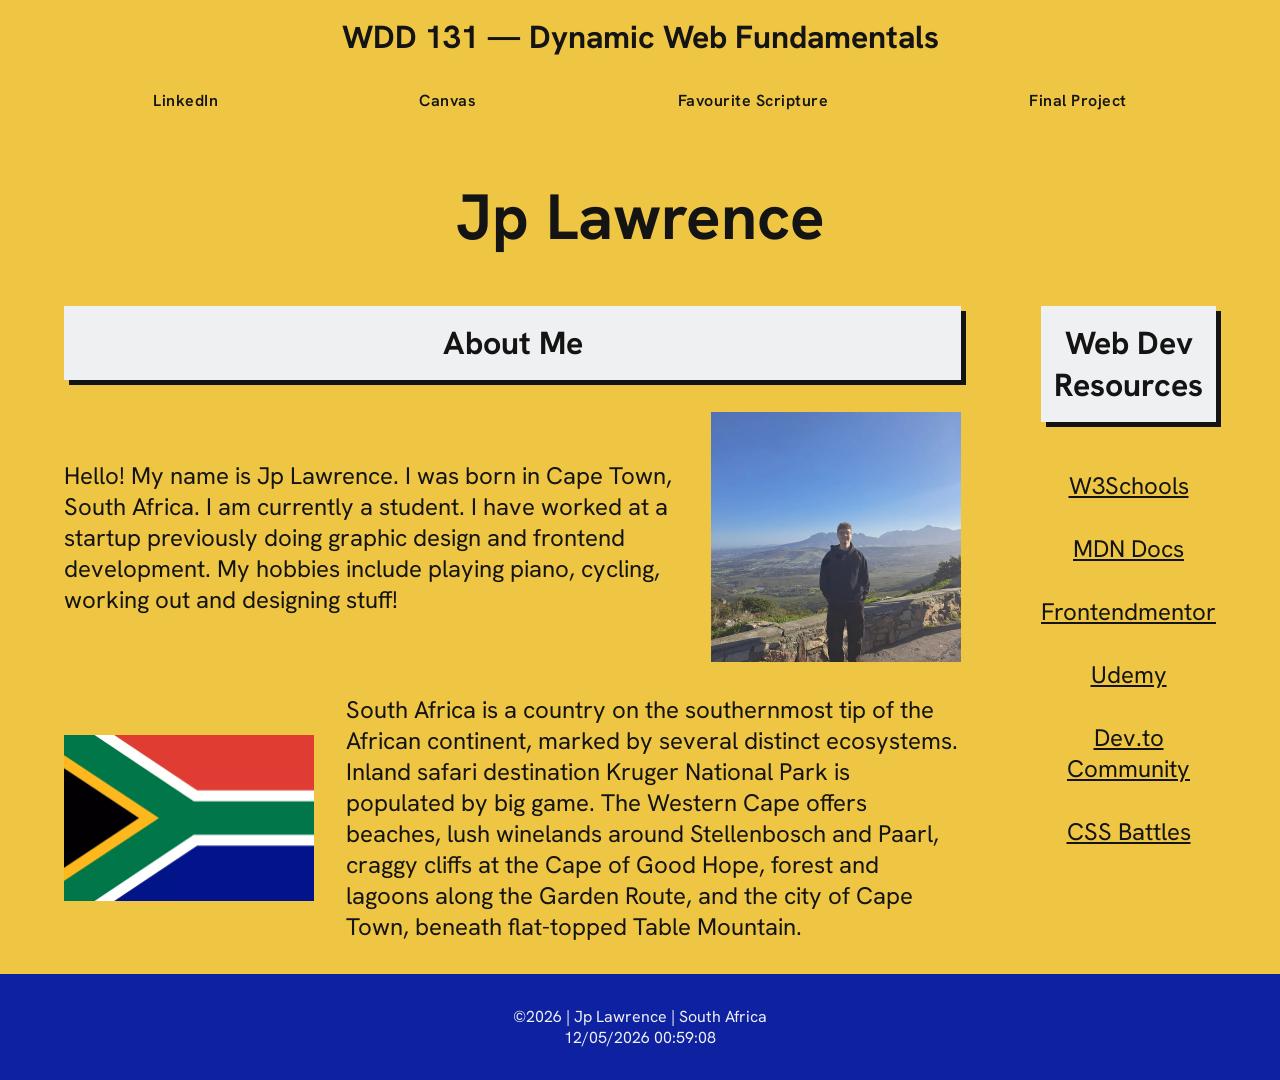
<file: index.html>
<!DOCTYPE html>
<html lang="en">
<head>
    <meta charset="UTF-8">
    <meta name="viewport" content="width=device-width, initial-scale=1.0">
    <meta name="description" content="Home page for WDD 131 - Dynamic Web Fundamentals created by Jp Lawrence. Explore web development resources and information about South Africa.">
    <meta name="author" content="Jp Lawrence">
    <link rel="stylesheet" href="styles/base.css">
    <script src="./scripts/getdates.js" defer></script>
    <link rel="preconnect" href="https://fonts.googleapis.com">
    <link rel="preconnect" href="https://fonts.gstatic.com" crossorigin>
    <link href="https://fonts.googleapis.com/css2?family=Hanken+Grotesk:ital,wght@0,100..900;1,100..900&display=swap" rel="stylesheet">
    <title>WDD 131 - Dynamic Web Fundamentals - Jp Lawrence</title>
</head>
<body>
    <header>
        <span id="course-title">WDD 131 — Dynamic Web Fundamentals</span>
        <nav>
            <ul>
                <li><a href="https://www.linkedin.com/in/jeanpierrelawrence" target="_blank">LinkedIn</a></li>
                <li><a href="https://byupw.instructure.com/" target="_blank">Canvas</a></li>
                <li><a href="https://www.churchofjesuschrist.org/study/scriptures/dc-testament/dc/109?lang=eng&id=p22#p22" target="_blank">Favourite Scripture</a></li>
                <li><a href="/project/">Final Project</a></li>
            </ul>
        </nav>
    </header>
    <main>
        <h1>Jp Lawrence</h1>
        <div class="card-container">

            <section class="card">
                <h2>About Me</h2>
                <div class="about-me">
                    <p>Hello! My name is Jp Lawrence. I was born in Cape Town, South Africa. I am currently a student.
                        I have worked at a startup previously doing graphic design and frontend development.
                        My hobbies include playing piano, cycling, working out and designing stuff!</p>
                    <img src="./images/profile.webp" alt="Jp Lawrence standing on a mountain lookout point.">
                </div>
                
                <div class="country-info">
                    <img src="./images/south-africa-flag.webp" alt="South African flag">
                    <p>South Africa is a country on the southernmost tip of the African continent, marked by several distinct ecosystems. Inland safari destination Kruger National Park is populated by big game. The Western Cape offers beaches, lush winelands around Stellenbosch and Paarl, craggy cliffs at the Cape of Good Hope, forest and lagoons along the Garden Route, and the city of Cape Town, beneath flat-topped Table Mountain.</p>
                </div>
            </section>

            <section class="card">
                <h2>Web Dev Resources</h2>
                <ul>
                    <li><a href="https://www.w3schools.com/" target="_blank">W3Schools</a></li>
                    <li><a href="https://developer.mozilla.org/en-US/" target="_blank">MDN Docs</a></li>
                    <li><a href="https://www.frontendmentor.io/" target="_blank">Frontendmentor</a></li>
                    <li><a href="https://www.udemy.com/" target="_blank">Udemy</a></li>
                    <li><a href="https://dev.to/" target="_blank">Dev.to Community</a></li>
                    <li><a href="https://cssbattle.dev/" target="_blank">CSS Battles</a></li>
                </ul>
            </section>
        </div>
    </main>
    <footer>
        <p>&copy;<span id="currentyear"></span> | Jp Lawrence | South Africa</p>
        <p id="lastModified"></p>
    </footer>
</body>
</html>
</file>
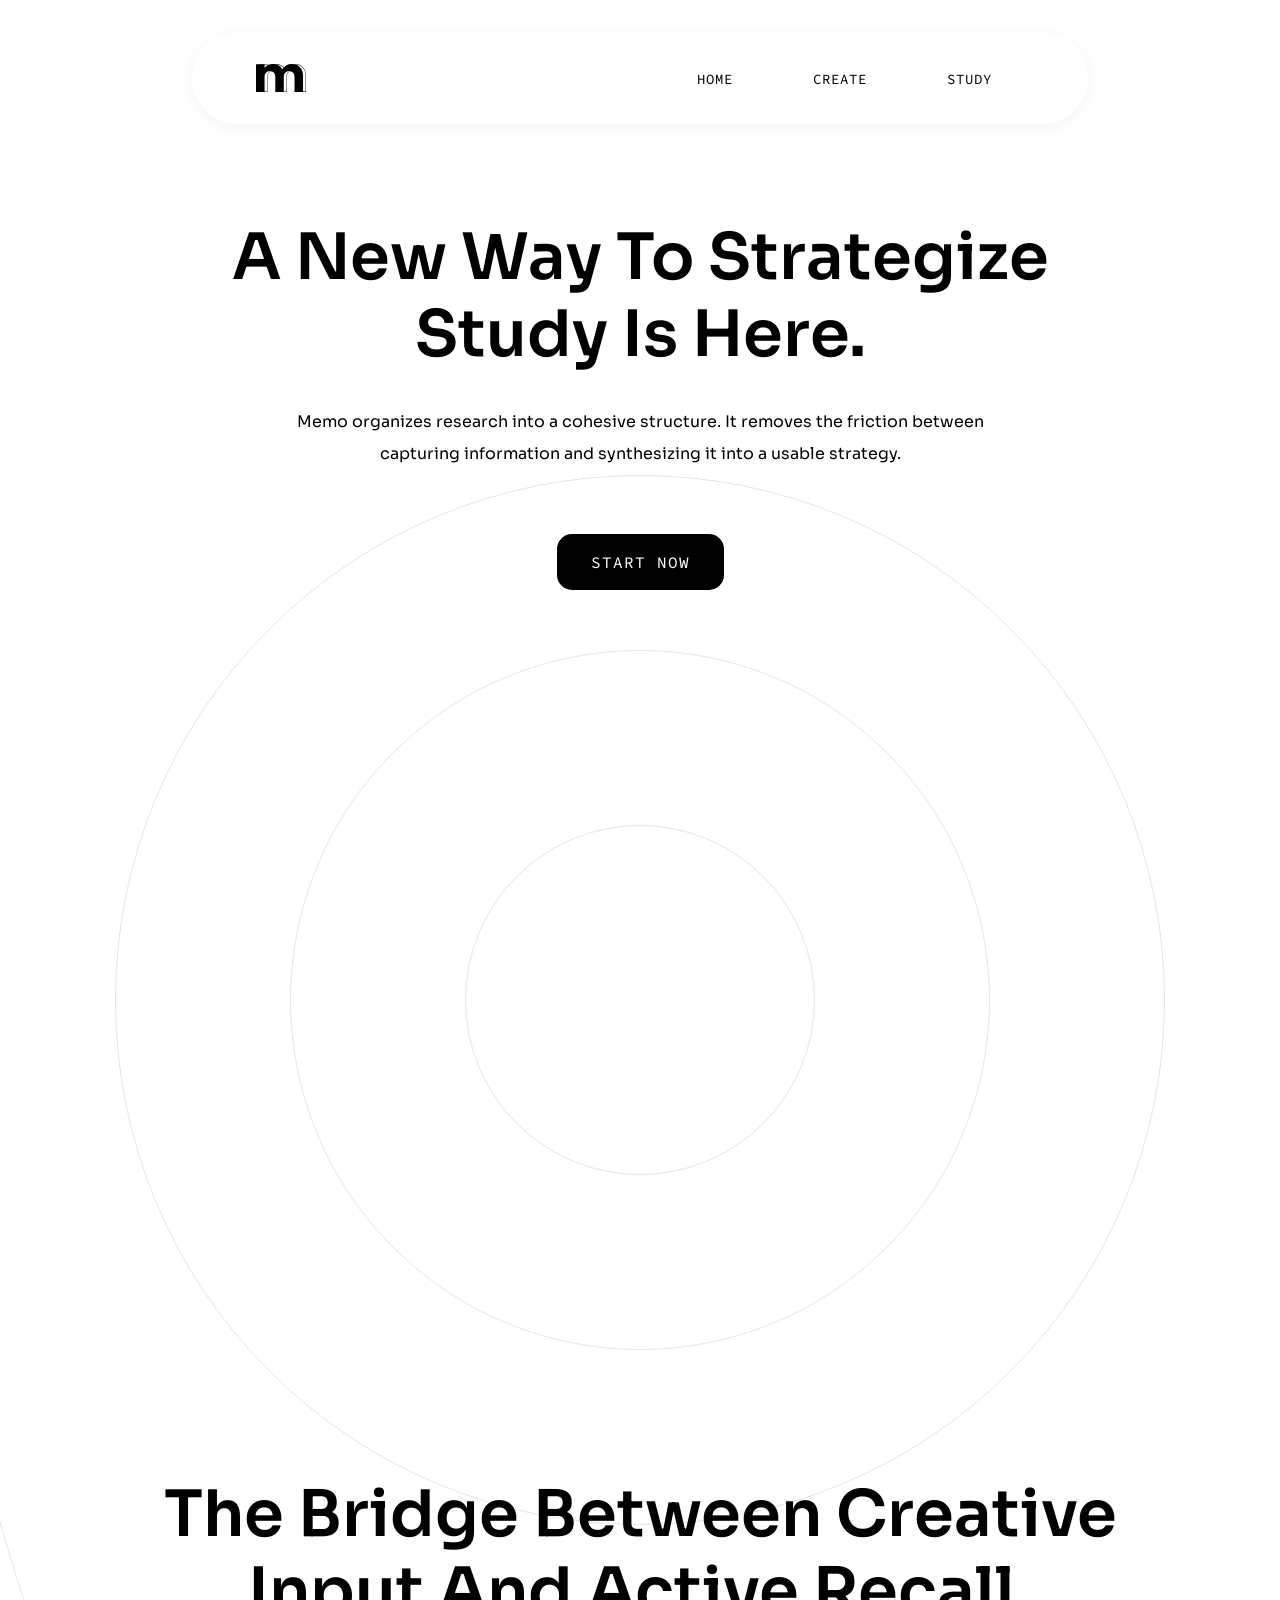
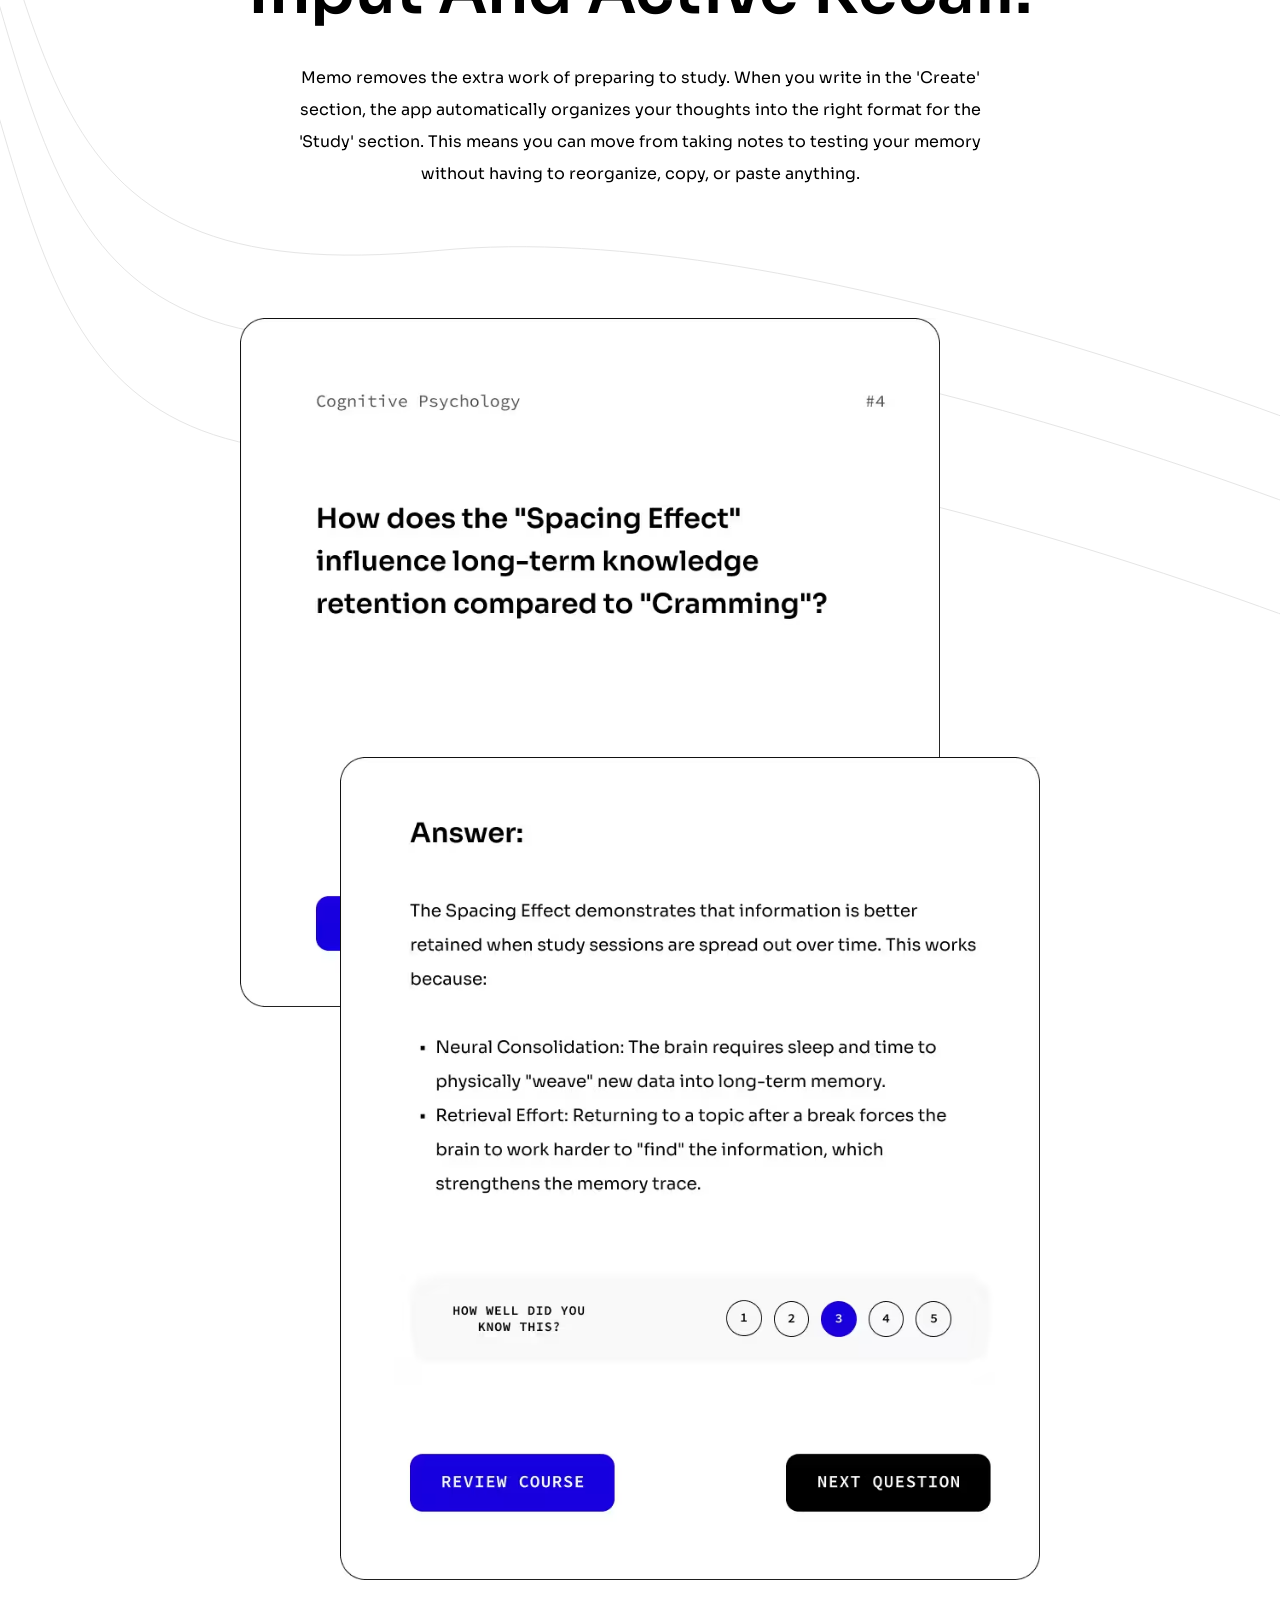
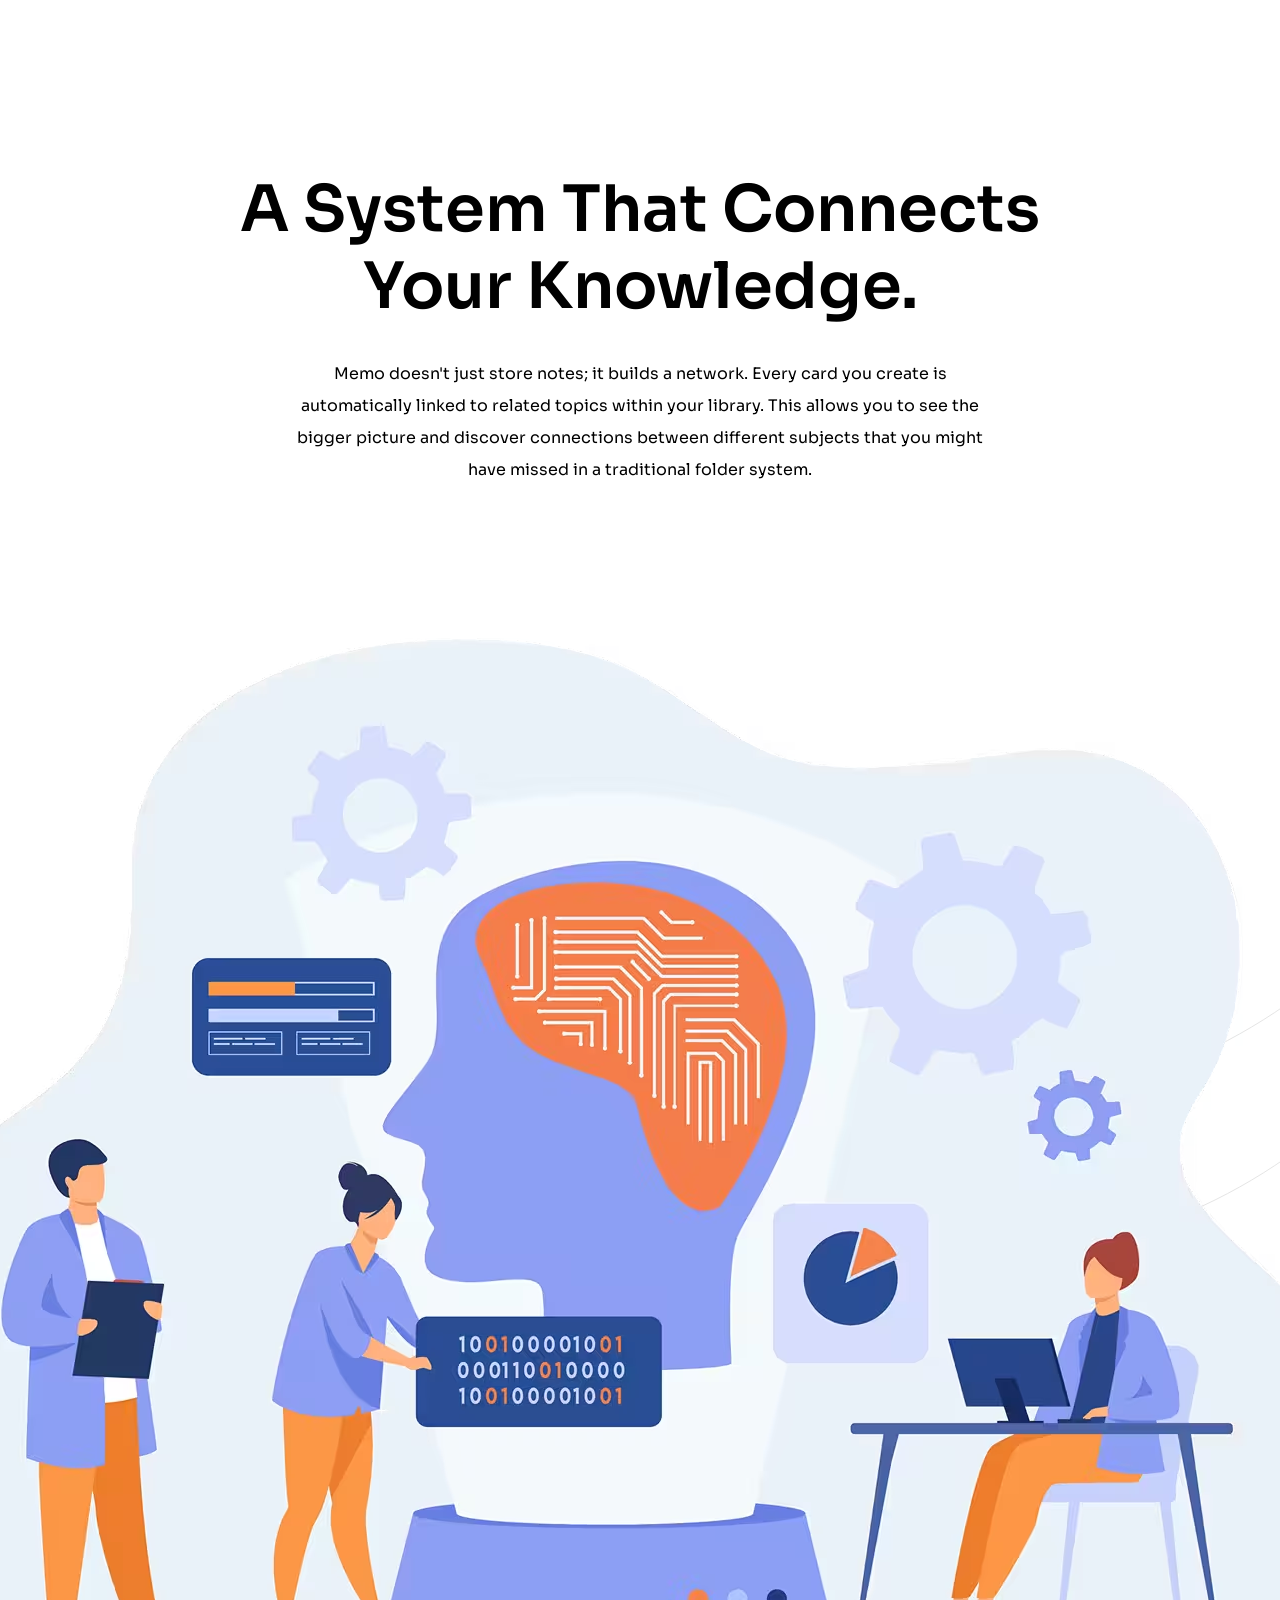
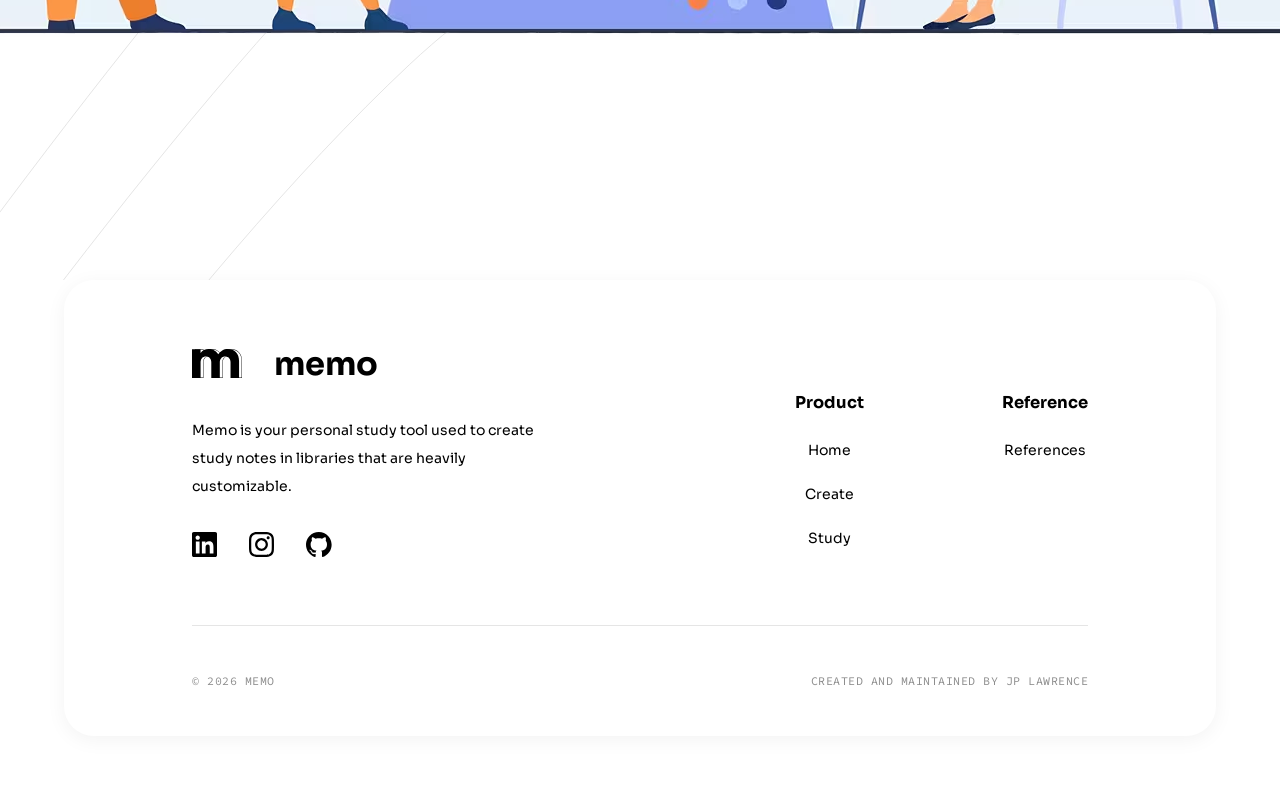
<file: project/index.html>
<!DOCTYPE html>
<html lang="en">
<head>
    <meta charset="UTF-8">
    <meta name="viewport" content="width=device-width, initial-scale=1.0">
    <meta name="author" content="Jp Lawrence">
    <meta name="description" content="Memo is your personal study tool used to create study notes in libraries that are heavily customizable.">
    <link rel="shortcut icon" href="images/favicon.png" type="image/x-icon">

    <link rel="stylesheet" href="styles/bass.css">
    <script src="scripts/main.js" defer></script>

    <link rel="preconnect" href="https://fonts.googleapis.com">
    <link rel="preconnect" href="https://fonts.gstatic.com" crossorigin>
    <link href="https://fonts.googleapis.com/css2?family=Sora:wght@100..800&family=Source+Code+Pro:ital,wght@0,200..900;1,200..900&display=swap" rel="stylesheet">

    <title>Memo — Your Personal Study Tool</title>
</head>
<body>
    <header>
        <nav>
            <a href="index.html" id="logo"><img src="images/logo.svg" alt="Memo"></a>
            <button id="menu-toggle" aria-expanded="false" aria-controls="nav-list" aria-label="Open Menu">
                <img src="images/menu.svg" alt="Menu">
            </button>
            <ul id="menu-list">
                <li><a href="index.html">Home</a></li>
                <li><a href="create.html">Create</a></li>
                <li><a href="study.html">Study</a></li>
            </ul>
        </nav>
    </header>
    <main>
        <section id="hero">
            <div class="hero-text flex-center flex-column flex-gap">
                <h1>A new way to strategize study is here.</h1>
                <p>Memo organizes research into a cohesive structure. It removes the friction between capturing information and synthesizing it into a usable strategy.</p>
                <a href="create.html" class="button">Start Now</a>
            </div>
            <div class="hero-visual-anchor">
                <picture>
                    <source srcset="images/hero-desktop.avif" media="(min-width: 1000px)">
                    <img src="images/hero-mobile.avif" alt="Memo Concept Illustration" class="hero-img" loading="lazy">
                </picture>
                
                <div class="circle large"></div>
                <div class="circle medium"></div>
                <div class="circle small"></div>
            </div>
        </section>
        <section id="how">
            <div class="how-text flex-gap flex-center flex-column">
                <h2>The Bridge Between Creative Input and Active Recall.</h2>
                <p>Memo removes the extra work of preparing to study. When you write in the 'Create' section, the app automatically organizes your thoughts into the right format for the 'Study' section. This means you can move from taking notes to testing your memory without having to reorganize, copy, or paste anything.</p>
            </div>
            <div class="how-visual">
                <div class="card-stack">
                    <img src="images/question-card.avif" alt="Question card example" loading="lazy">
                    <img src="images/answer-card.avif" alt="Answer card example" loading="lazy">
                </div>
            </div>
            <img src="images/bg-curves-1.svg" alt="Background Decoration Curves" class="curves absolute-center" loading="lazy">
        </section>
        <section id="system">
            <div class="system-text flex-gap flex-center flex-column">
                <h2>A System That Connects Your Knowledge.</h2>
                <p>Memo doesn't just store notes; it builds a network. Every card you create is automatically linked to related topics within your library. This allows you to see the bigger picture and discover connections between different subjects that you might have missed in a traditional folder system.</p>
            </div>
            <div class="system-visual flex-center">
                <picture>
                    <source srcset="images/systems-desktop.avif" media="(min-width: 1000px)">
                    <img src="images/systems-mobile.avif" alt="Memo Concept Illustration" class="hero-img" loading="lazy">
                </picture>
            </div>
            <img src="images/bg-curves-2.svg" alt="Background Decoration Curves" class="curves absolute-center" loading="lazy">
        </section>
    </main>
    <footer>
        <div id="footer-content">
            <div class="important-info">
                <div class="logo flex-gap flex-center">
                    <img src="images/logo.svg" alt="Memo" loading="lazy">
                    <strong>memo</strong>
                </div>
                <p>Memo is your personal study tool used to create study notes in libraries that are heavily customizable.</p>
                <nav id="socials">
                    <ul class="flex-center flex-gap">
                        <li><a href="www.linkedin.com/in/jeanpierrelawrence"><img src="images/linkedin.svg" alt="LinkedIn"></a></li>
                        <li><a href="https://www.instagram.com/jp.lwrxe/"><img src="images/instagram.svg" alt="Instagram"></a></li>
                        <li><a href="https://github.com/jeanpierrelawrence"><img src="images/github.svg" alt="Github"></a></li>
                    </ul>
                </nav>
            </div>
            <nav id="links">
                <div class="product">
                    <h3>Product</h3>
                    <ul>
                        <li><a href="index.html">Home</a></li>
                        <li><a href="create.html">Create</a></li>
                        <li><a href="study.html">Study</a></li>
                    </ul>
                </div>
                <div class="references">
                    <h3>Reference</h3>
                    <ul>
                        <li><a href="siteplan.html">References</a></li>
                    </ul>
                </div>
            </nav>
            <hr>
            <div class="copyright-info flex-center">
                <small>&copy; 2026 Memo</small>
                <small>Created and maintained by Jp Lawrence</small>
            </div>
        </div>
    </footer>
</body>
</html>
</file>
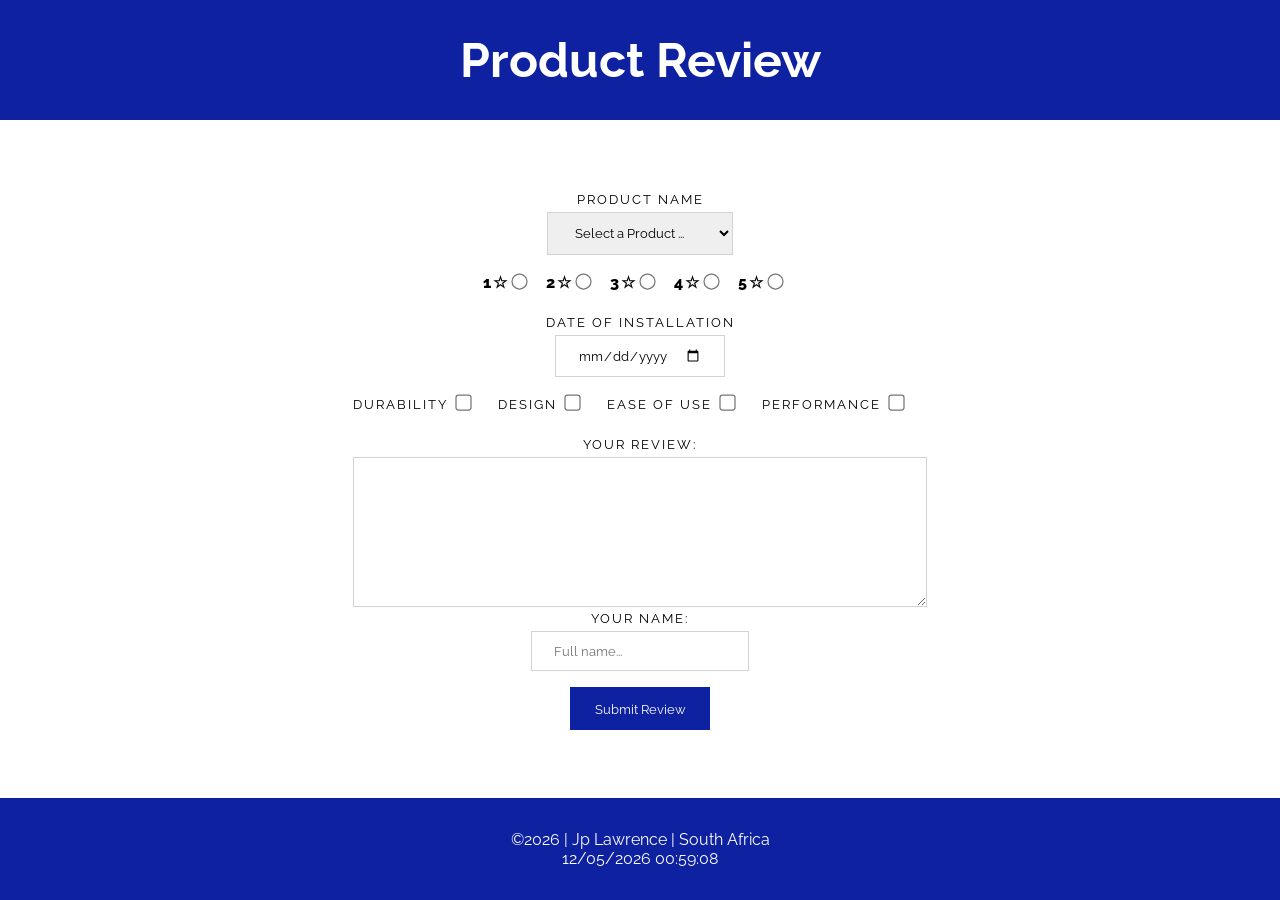
<file: form.html>
<!DOCTYPE html>
<html lang="en">
<head>
    <meta charset="UTF-8">
    <meta name="viewport" content="width=device-width, initial-scale=1.0">
    <meta name="author" content="Jp Lawrence">
    <meta name="description" content="Share your experience with our latest products. Submit a quick rating and detailed review to help others make informed decisions.">

    <link rel="stylesheet" href="styles/form.css">
    <script src="scripts/form.js" defer></script>

    <link rel="preconnect" href="https://fonts.googleapis.com">
    <link rel="preconnect" href="https://fonts.gstatic.com" crossorigin>
    <link href="https://fonts.googleapis.com/css2?family=Raleway:ital,wght@0,100..900;1,100..900&display=swap" rel="stylesheet">

    <title>Form — Product Review</title>
</head>
<body>
    <header>
        <h1>Product Review</h1>
    </header>
    <main>
        <form action="review.html" method="get">
            <label for="product-name">Product Name</label>
            <select name="product-name" id="product-name" required>
                <option value="" selected disabled>Select a Product ...</option>
            </select>

            <div class="rating">
                <label for="one-star">1&star;</label>
                <input type="radio" name="rating" id="one-star" value="1" required>
                <label for="two-stars">2&star;</label>
                <input type="radio" name="rating" id="two-stars" value="2" required>
                <label for="three-stars">3&star;</label>
                <input type="radio" name="rating" id="three-stars" value="3" required>
                <label for="four-stars">4&star;</label>
                <input type="radio" name="rating" id="four-stars" value="4" required>
                <label for="five-stars">5&star;</label>
                <input type="radio" name="rating" id="five-stars" value="5" required>
            </div>

            <label for="date">Date of Installation</label>
            <input type="date" name="date" id="date" required>

            <div class="features">
                <label for="durability">Durability</label>
                <input type="checkbox" name="durability" id="durability" value="durability">
                <label for="design">Design</label>
                <input type="checkbox" name="design" id="design" value="design">
                <label for="ease">Ease of Use</label>
                <input type="checkbox" name="ease-of-use" id="ease" value="ease-of-use">
                <label for="performance">Performance</label>
                <input type="checkbox" name="performance" id="performance" value="performance">
            </div>

            <label for="review">Your review:</label>
            <textarea name="user-review" id="review"></textarea>

            <label for="username">Your name:</label>
            <input type="text" id="username" name="username" placeholder="Full name...">

            <input type="submit" value="Submit Review">
        </form>
    </main>
    <footer>
        <p>&copy;<span id="currentyear"></span> | Jp Lawrence | South Africa</p>
        <p id="lastModified"></p>
    </footer>
</body>
</html>
</file>
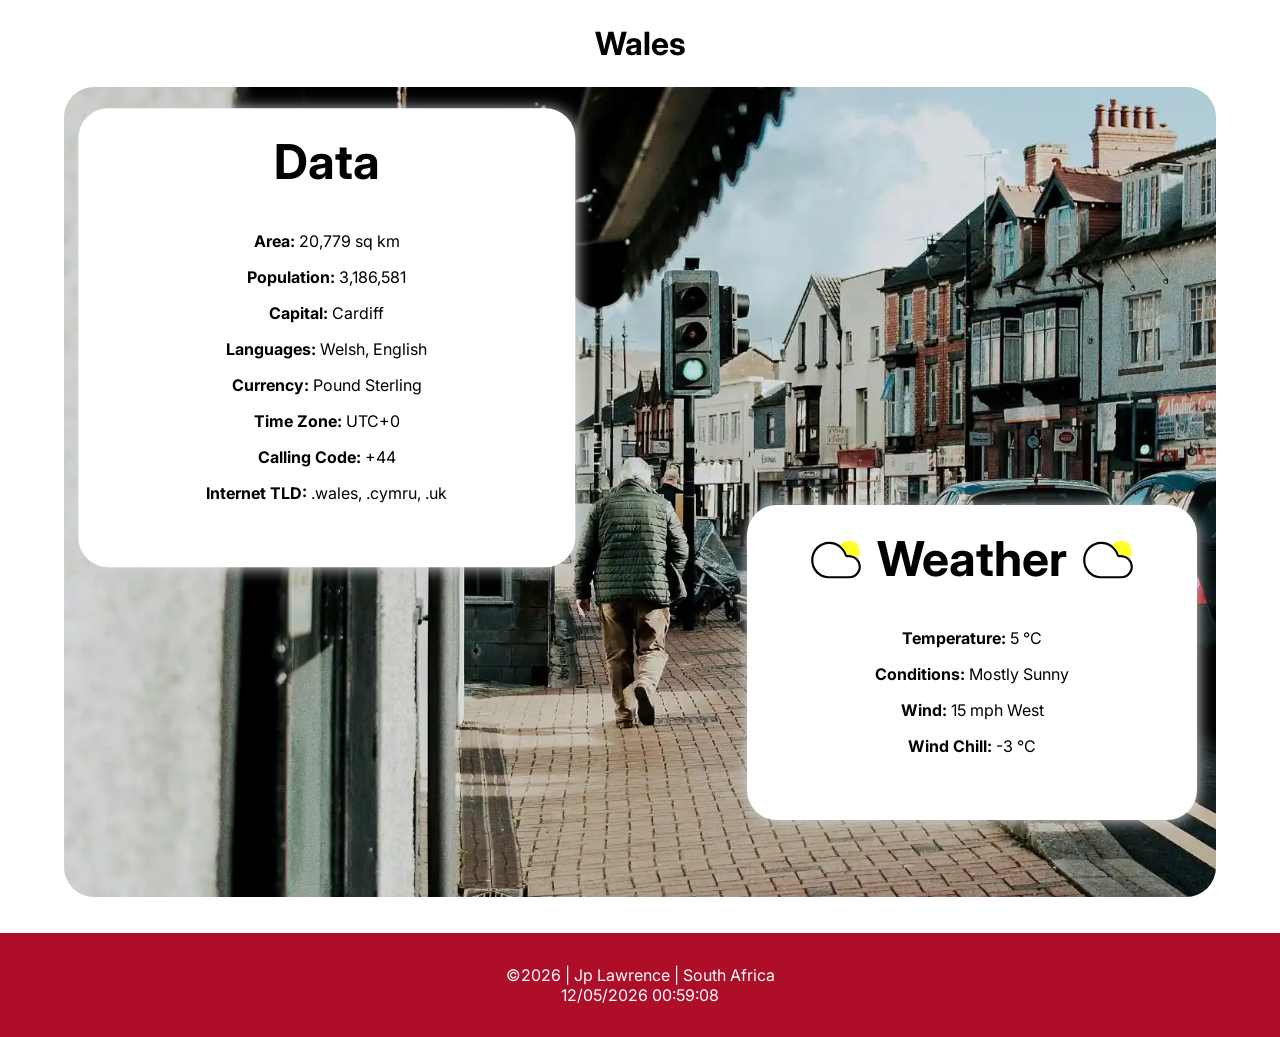
<file: place.html>
<!DOCTYPE html>
<html lang="en">
<head>
    <meta charset="UTF-8">
    <meta name="viewport" content="width=device-width, initial-scale=1.0">
    <meta name="description" content="Explore essential data on Wales, from its 20,779 sq km landscape to current weather. Today's temperature is 6°C with mostly sunny skies. Learn more here.">
    <meta name="author" content="Jp Lawrence">

    <link rel="stylesheet" href="styles/place.css">
    <script src="scripts/place.js" defer></script>

    <link rel="preconnect" href="https://fonts.googleapis.com">
    <link rel="preconnect" href="https://fonts.gstatic.com" crossorigin>
    <link href="https://fonts.googleapis.com/css2?family=Inter:ital,opsz,wght@0,14..32,100..900;1,14..32,100..900&display=swap" rel="stylesheet">
    <title>Wales | Regional Data and Weather Dashboard</title>
</head>
<body>
    <header>
        <h1>Wales</h1>
    </header>
    <main>
        <picture>
            <source srcset="images/wales-lg.webp" media="(min-width: 1000px)">
            <source srcset="images/wales-md.webp" media="(min-width: 550px)">
            <img src="images/wales-sm.webp" alt="Orem Utah Temple">
        </picture>
        <section class="data">
            <h2>Data</h2>
            <ul>
                <li><strong>Area:</strong> 20,779 sq km</li>
                <li><strong>Population:</strong> 3,186,581</li>
                <li><strong>Capital:</strong> Cardiff</li>
                <li><strong>Languages:</strong> Welsh, English</li>
                <li><strong>Currency:</strong> Pound Sterling</li>
                <li><strong>Time Zone:</strong> UTC+0</li>
                <li><strong>Calling Code:</strong> +44</li>
                <li><strong>Internet TLD:</strong> .wales, .cymru, .uk</li>
            </ul>
        </section>
        <section class="weather">
            <h2>Weather</h2>
            <ul>
                <li><strong>Temperature:</strong> 5 °C</li>
                <li><strong>Conditions:</strong> Mostly Sunny</li>
                <li><strong>Wind:</strong> 15 mph West</li>
                <li><strong>Wind Chill:</strong></li>
            </ul>
        </section>
    </main>

    <footer>
        <p>&copy;<span id="currentyear"></span> | Jp Lawrence | South Africa</p>
        <p id="lastModified"></p>
    </footer>
</body>
</html>
</file>
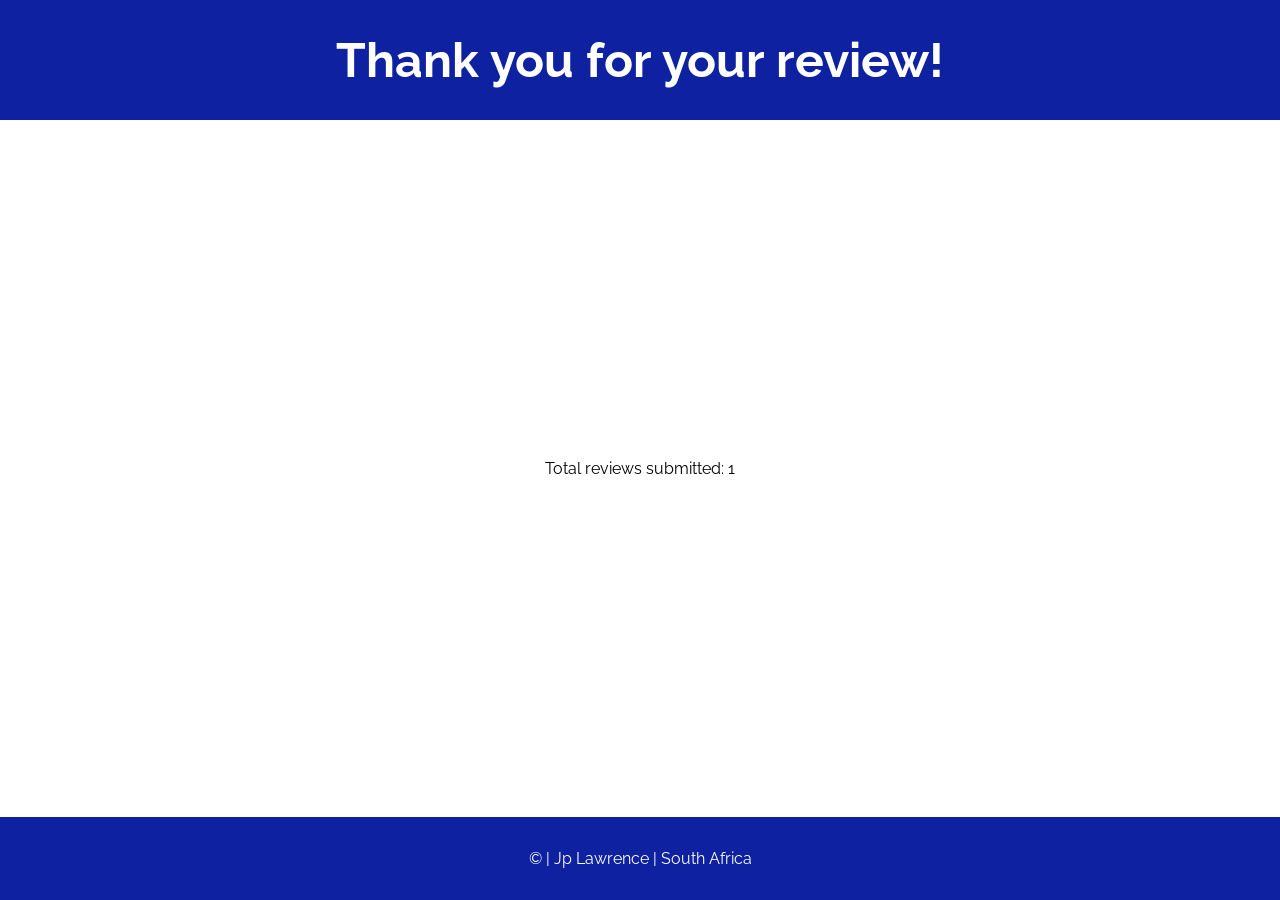
<file: review.html>
<!DOCTYPE html>
<html lang="en">
<head>
    <meta charset="UTF-8">
    <meta name="viewport" content="width=device-width, initial-scale=1.0">
    <meta name="author" content="Jp Lawrence">
    <meta name="description" content="Share your experience with our latest products. Submit a quick rating and detailed review to help others make informed decisions.">

    <link rel="stylesheet" href="styles/form.css">

    <link rel="preconnect" href="https://fonts.googleapis.com">
    <link rel="preconnect" href="https://fonts.gstatic.com" crossorigin>
    <link href="https://fonts.googleapis.com/css2?family=Raleway:ital,wght@0,100..900;1,100..900&display=swap" rel="stylesheet">

    <title>Thank you!</title>
</head>
<body>
    <header>
        <h1>Thank you for your review!</h1>
    </header>
    <main>
        <p>Total reviews submitted: <span id="review-count">0</span></p>
    </main>
    <footer>
        <p>&copy;<span id="currentyear"></span> | Jp Lawrence | South Africa</p>
        <p id="lastModified"></p>
    </footer>
    <script>
        let count = Number(window.localStorage.getItem("review-total")) || 0;
        count++;

        localStorage.setItem("review-total", count);
        document.getElementById("review-count").textContent = count;
    </script>
</body>
</html>
</file>
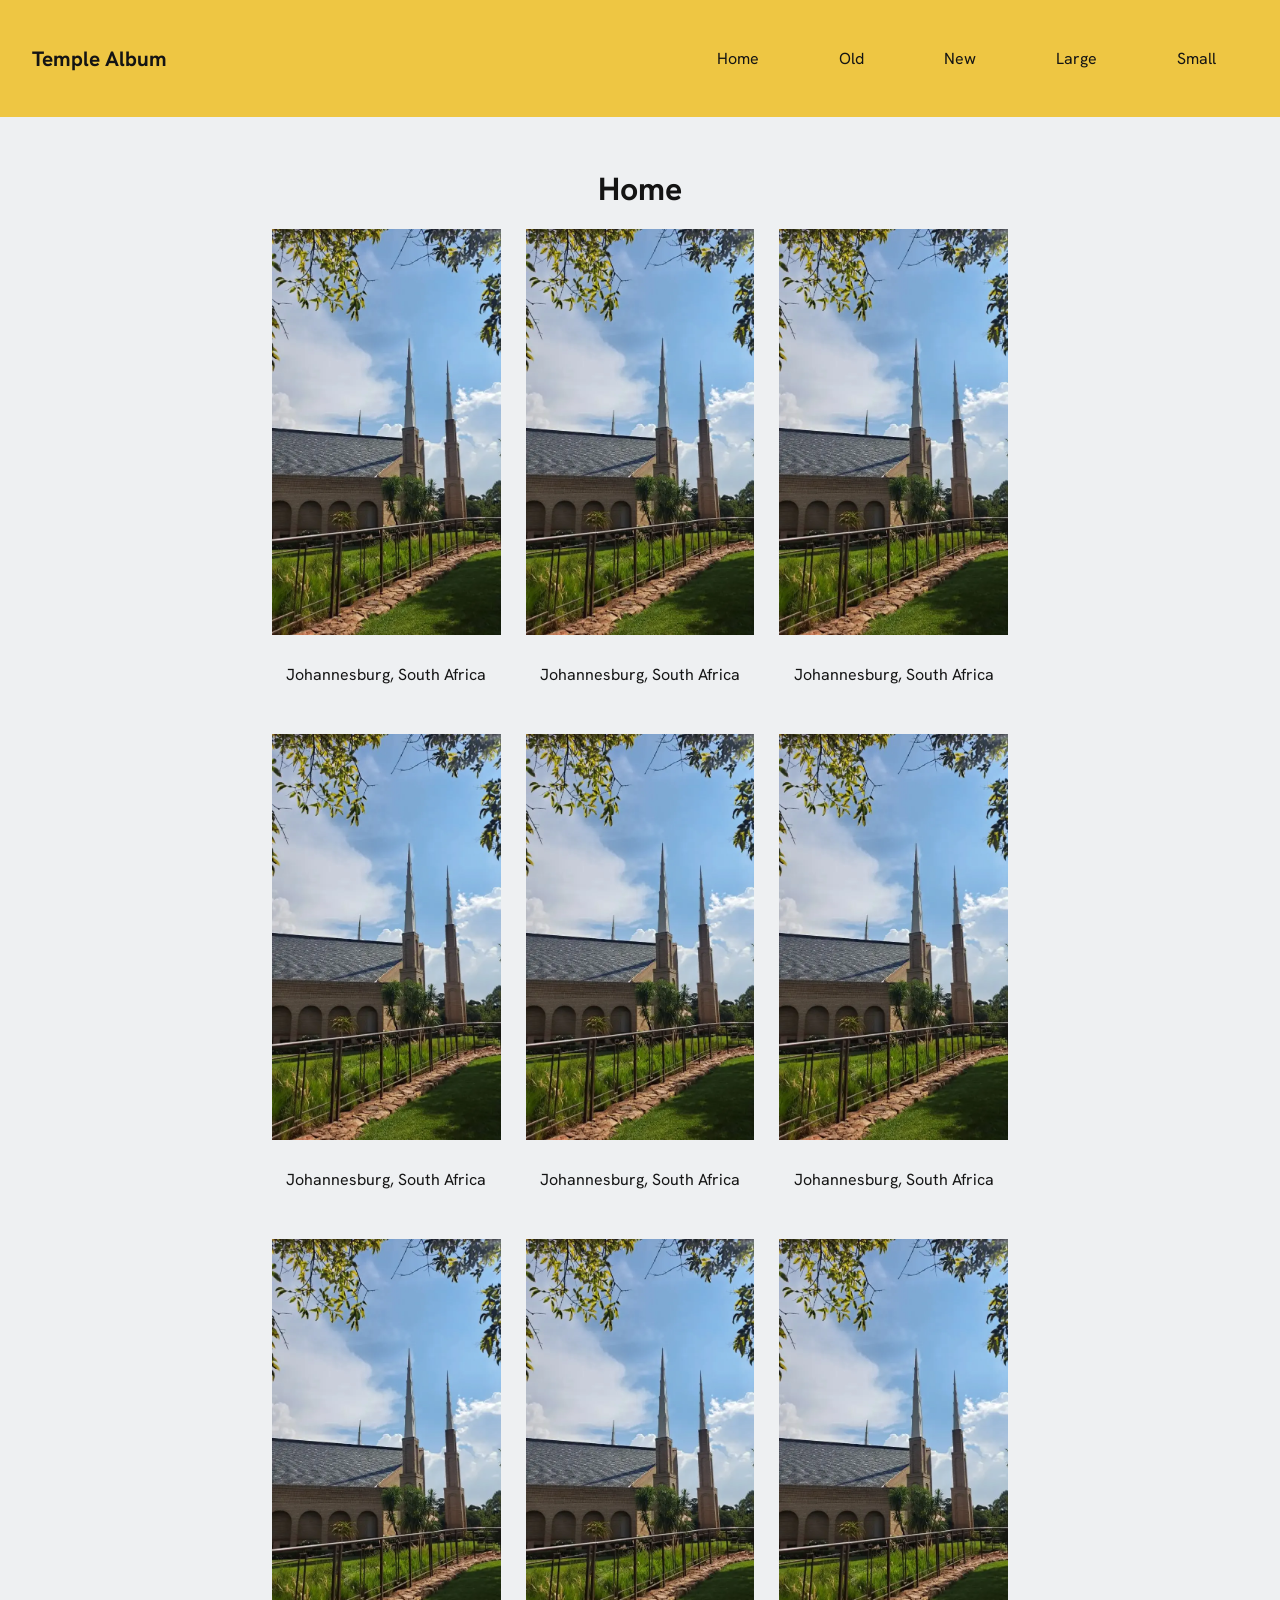
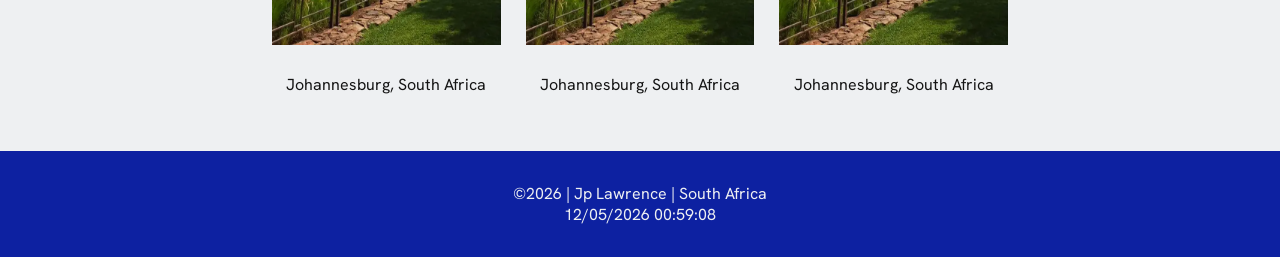
<file: temples.html>
<!DOCTYPE html>
<html lang="en">
<head>
    <meta charset="UTF-8">
    <meta name="viewport" content="width=device-width, initial-scale=1.0">
    <meta name="description" content="Explore a stunning collection of the Johannesburg LDS temple from South Africa. Discover high-quality images and locations in this responsive, interactive digital album.">
    <meta name="author" content="Jp Lawrence">

    <link rel="stylesheet" href="styles/temples.css">
    <link rel="stylesheet" href="styles/temples-large.css">

    <script src="scripts/temples.js" defer></script>

    <link rel="preconnect" href="https://fonts.googleapis.com">
    <link rel="preconnect" href="https://fonts.gstatic.com" crossorigin>
    <link href="https://fonts.googleapis.com/css2?family=Hanken+Grotesk:ital,wght@0,100..900;1,100..900&display=swap" rel="stylesheet">

    <title>Johannesburg South Africa Temple Album</title>
</head>
<body>
    <header>
        <strong>Temple Album</strong>
        <button id="nav-toggle" aria-label="Main Menu">
            <span class="burger-bar"></span>
            <span class="burger-bar"></span>
            <span class="burger-bar"></span>
        </button>
        <nav>
            <ul>
                <li><a href="#">Home</a></li>
                <li><a href="#">Old</a></li>
                <li><a href="#">New</a></li>
                <li><a href="#">Large</a></li>
                <li><a href="#">Small</a></li>
            </ul>
        </nav>
    </header>
    <main>
        <h1>Home</h1>
        <div class="album-grid">
            <figure>
                <img src="images/temple.webp" alt="Johannesburg, South Africa temple">
                <figcaption>Johannesburg, South Africa</figcaption>
            </figure>
            <figure>
                <img src="images/temple.webp" alt="Johannesburg, South Africa temple">
                <figcaption>Johannesburg, South Africa</figcaption>
            </figure>
            <figure>
                <img src="images/temple.webp" alt="Johannesburg, South Africa temple">
                <figcaption>Johannesburg, South Africa</figcaption>
            </figure>
            <figure>
                <img src="images/temple.webp" alt="Johannesburg, South Africa temple">
                <figcaption>Johannesburg, South Africa</figcaption>
            </figure>
            <figure>
                <img src="images/temple.webp" alt="Johannesburg, South Africa temple">
                <figcaption>Johannesburg, South Africa</figcaption>
            </figure>
            <figure>
                <img src="images/temple.webp" alt="Johannesburg, South Africa temple">
                <figcaption>Johannesburg, South Africa</figcaption>
            </figure>
            <figure>
                <img src="images/temple.webp" alt="Johannesburg, South Africa temple">
                <figcaption>Johannesburg, South Africa</figcaption>
            </figure>
            <figure>
                <img src="images/temple.webp" alt="Johannesburg, South Africa temple">
                <figcaption>Johannesburg, South Africa</figcaption>
            </figure>
            <figure>
                <img src="images/temple.webp" alt="Johannesburg, South Africa temple">
                <figcaption>Johannesburg, South Africa</figcaption>
            </figure>
        </div>
    </main>
    <footer>
        <p>&copy;<span id="currentyear"></span> | Jp Lawrence | South Africa</p>
        <p id="lastModified"></p>
    </footer>
</body>
</html>
</file>
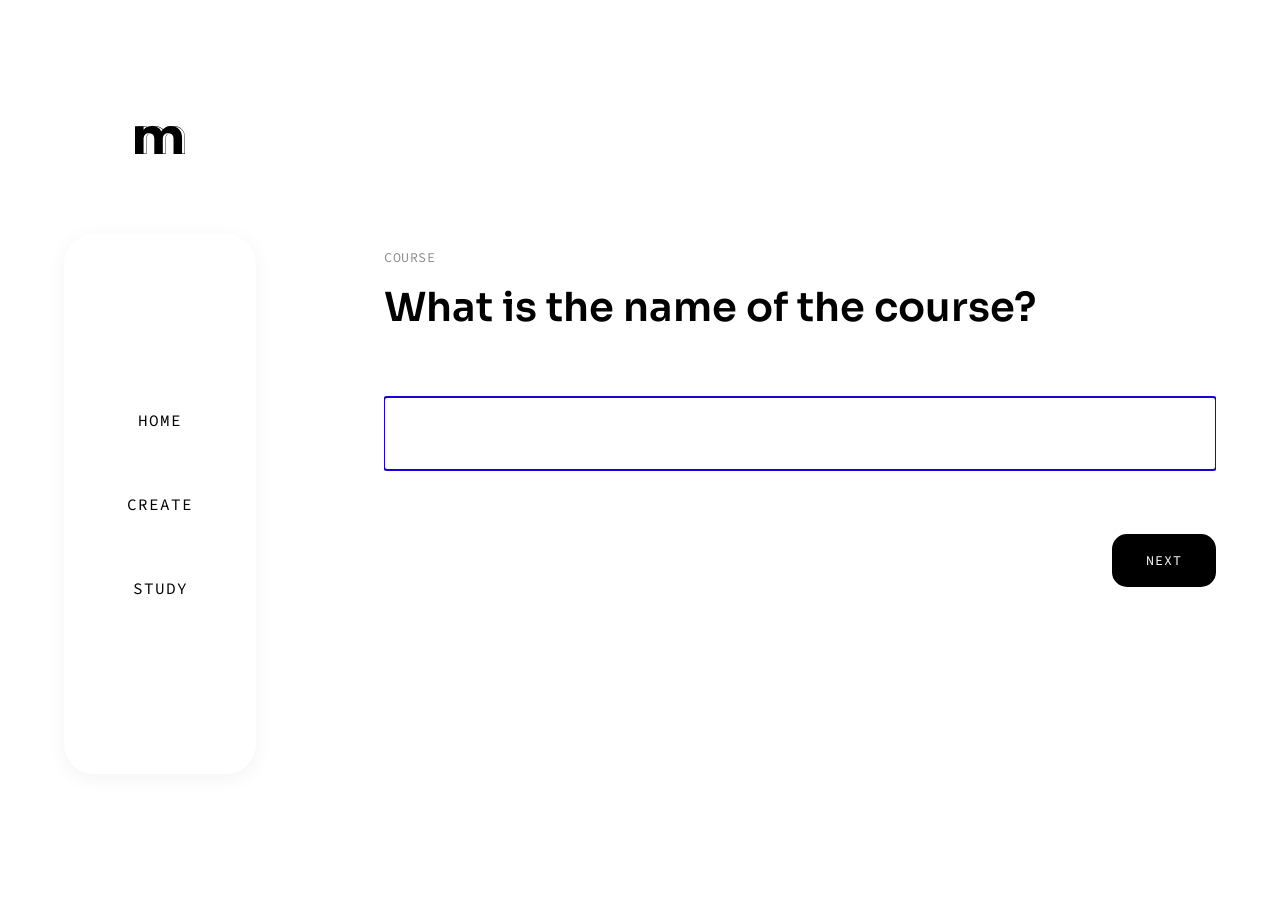
<file: project/create.html>
<!DOCTYPE html>
<html lang="en">
<head>
    <meta charset="UTF-8">
    <meta name="viewport" content="width=device-width, initial-scale=1.0">
    <meta name="author" content="Jp Lawrence">
    <meta name="description" content="Memo is your personal study tool used to create study notes in libraries that are heavily customizable.">
    <link rel="shortcut icon" href="images/favicon.png" type="image/x-icon">

    <link rel="stylesheet" href="styles/create.css">
    <script src="scripts/create.js" defer></script>
    <script src="scripts/main.js" defer></script>

    <link rel="preconnect" href="https://fonts.googleapis.com">
    <link rel="preconnect" href="https://fonts.gstatic.com" crossorigin>
    <link href="https://fonts.googleapis.com/css2?family=Sora:wght@100..800&family=Source+Code+Pro:ital,wght@0,200..900;1,200..900&display=swap" rel="stylesheet">

    <title>Library — Memo</title>
</head>
<body>
    <div class="wrapper">
        <header>
            <div id="success">
                <span id="tick"><img src="images/tick.svg" alt="Tick"></span>
                <strong>Your Memo has been saved!</strong>
            </div>
            <nav>
                <a href="index.html" id="logo"><img src="images/logo.svg" alt="Memo"></a>
                <button id="menu-toggle" aria-expanded="false" aria-controls="nav-list" aria-label="Open Menu">
                    <img src="images/menu.svg" alt="Menu">
                </button>
                <ul id="menu-list" class="flex-gap flex-column">
                    <li><a href="index.html">Home</a></li>
                    <li><a href="create.html">Create</a></li>
                    <li><a href="study.html">Study</a></li>
                </ul>
            </nav>
        </header>
        <main class="flex-center flex-column flex-gap">
            <form action="" method="post" id="form">
                <section>
                    <small>Course</small>
                    <fieldset class="active">
                        <label for="name">What is the name of the course?</label>
                        <input type="text" id="name" name="name" required>
                        <div class="buttons">
                            <button type="button" class="button">Next</button>
                        </div>
                    </fieldset>
                    <fieldset>
                        <label for="summary">What is this course about?</label>
                        <input type="text" id="summary" name="summary" required>
                        <div class="buttons">
                            <button type="button" class="button">Go back</button>
                            <button type="button" class="button">Next</button>
                        </div>
                    </fieldset>
                    <fieldset>
                        <label for="code">What is your module code? (BIO101)</label>
                        <input type="text" id="code" name="code" required>
                        <div class="buttons">
                            <button type="button" class="button">Go back</button>
                            <button type="submit" class="button">Submit</button>
                        </div>
                    </fieldset>
                </section>
            </form>
        </main>
    </div>
</body>
</html>
</file>
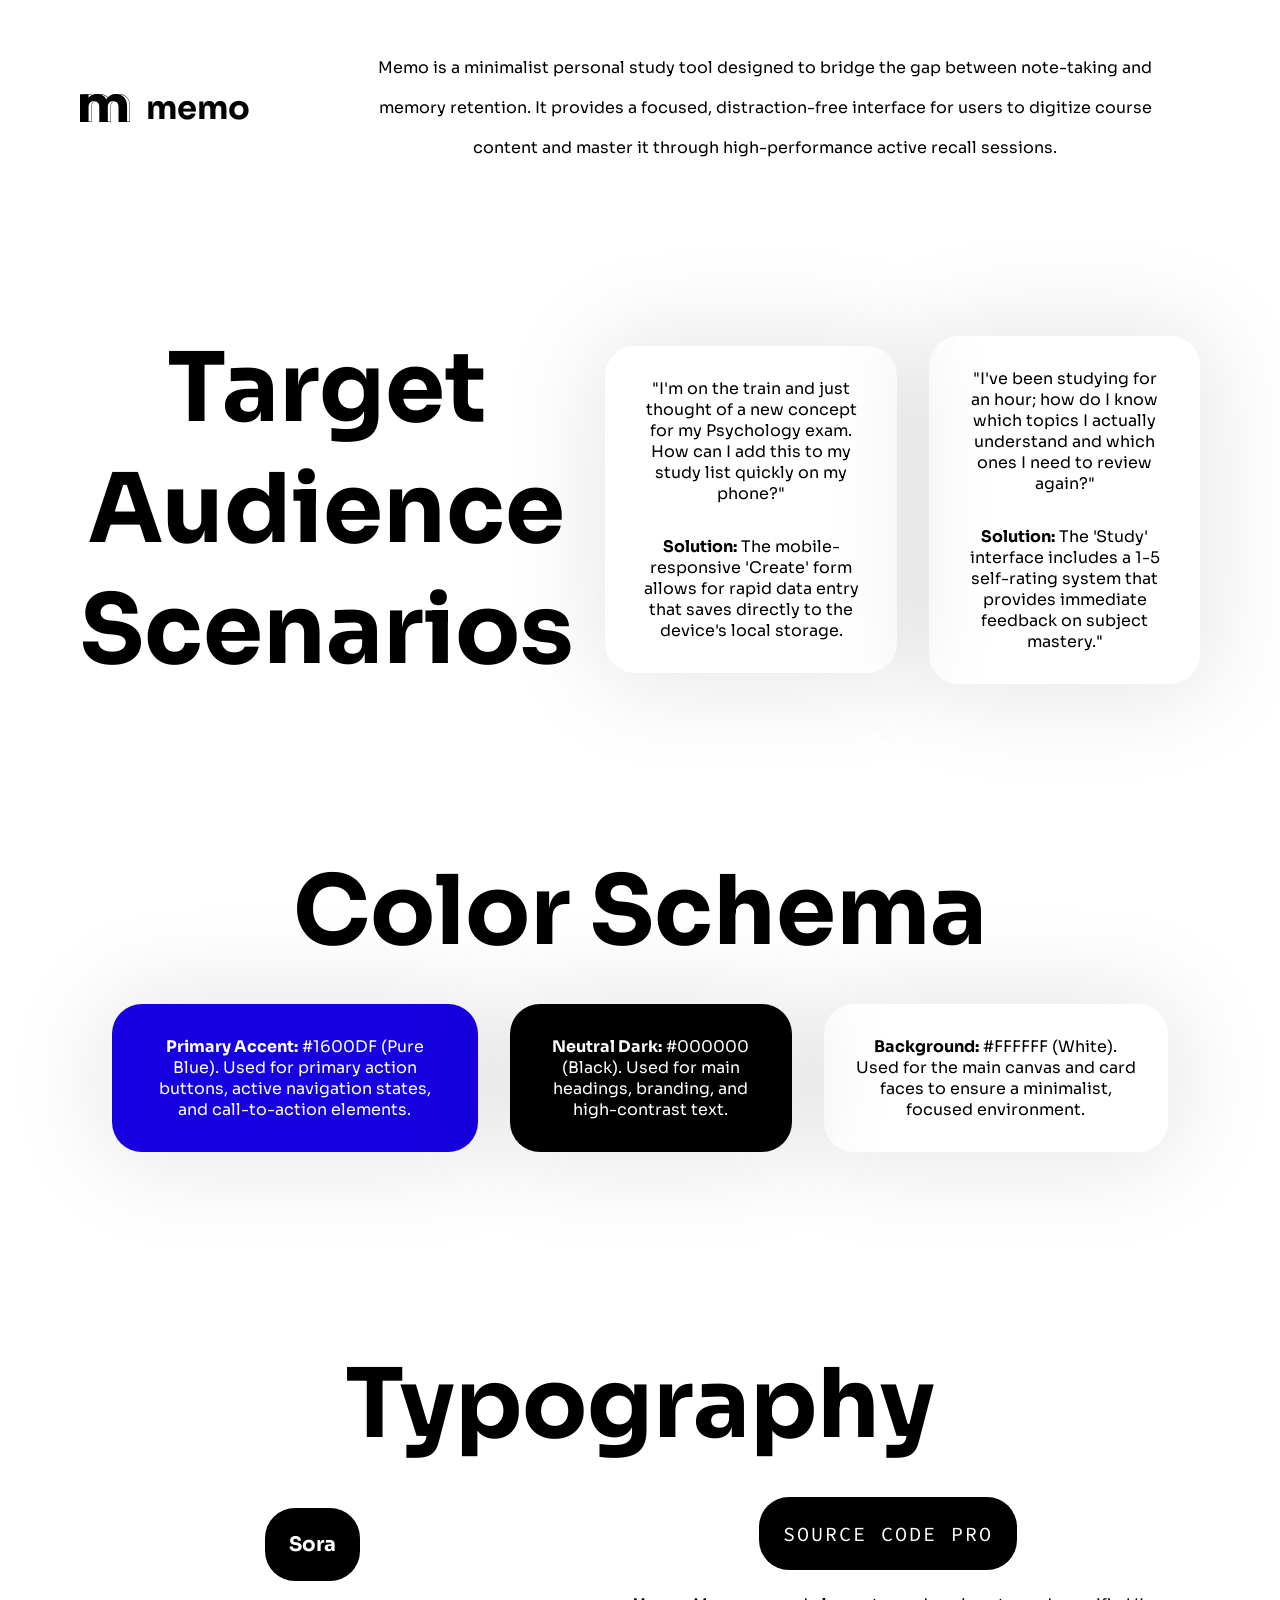
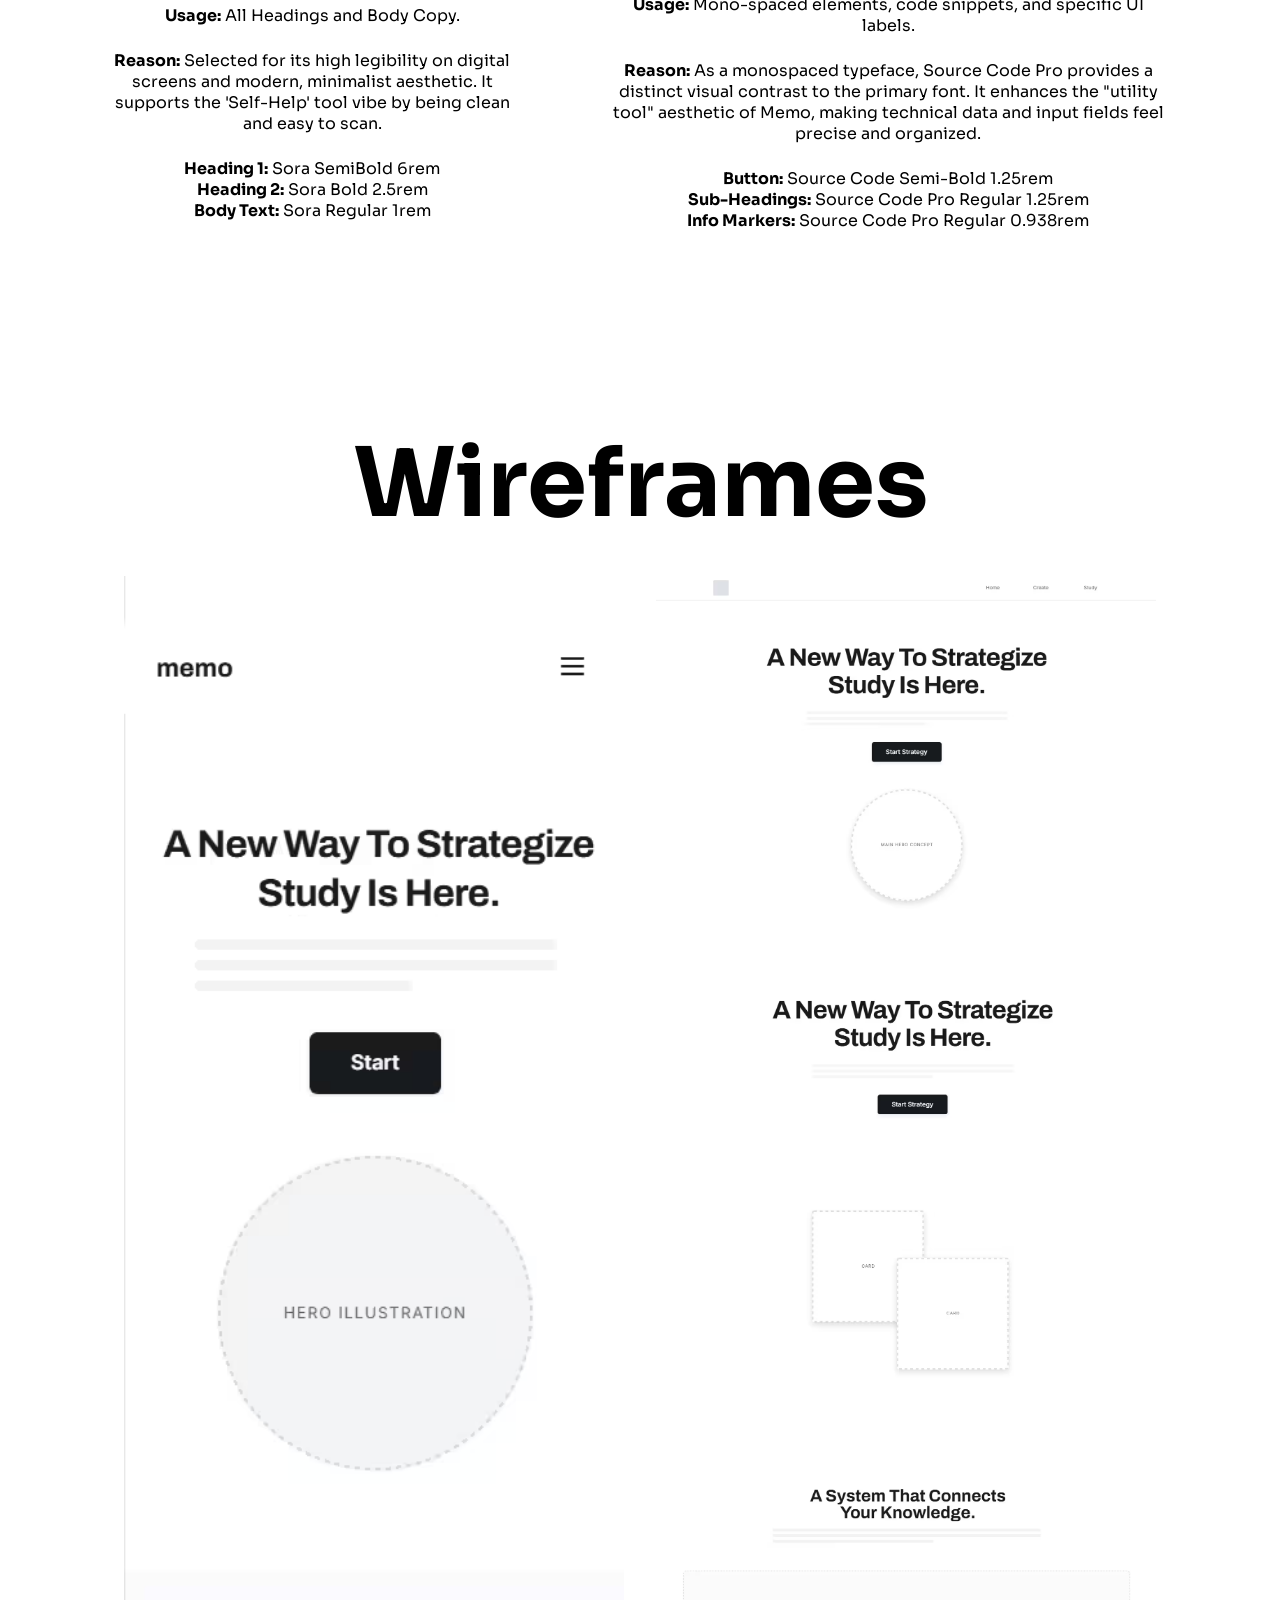
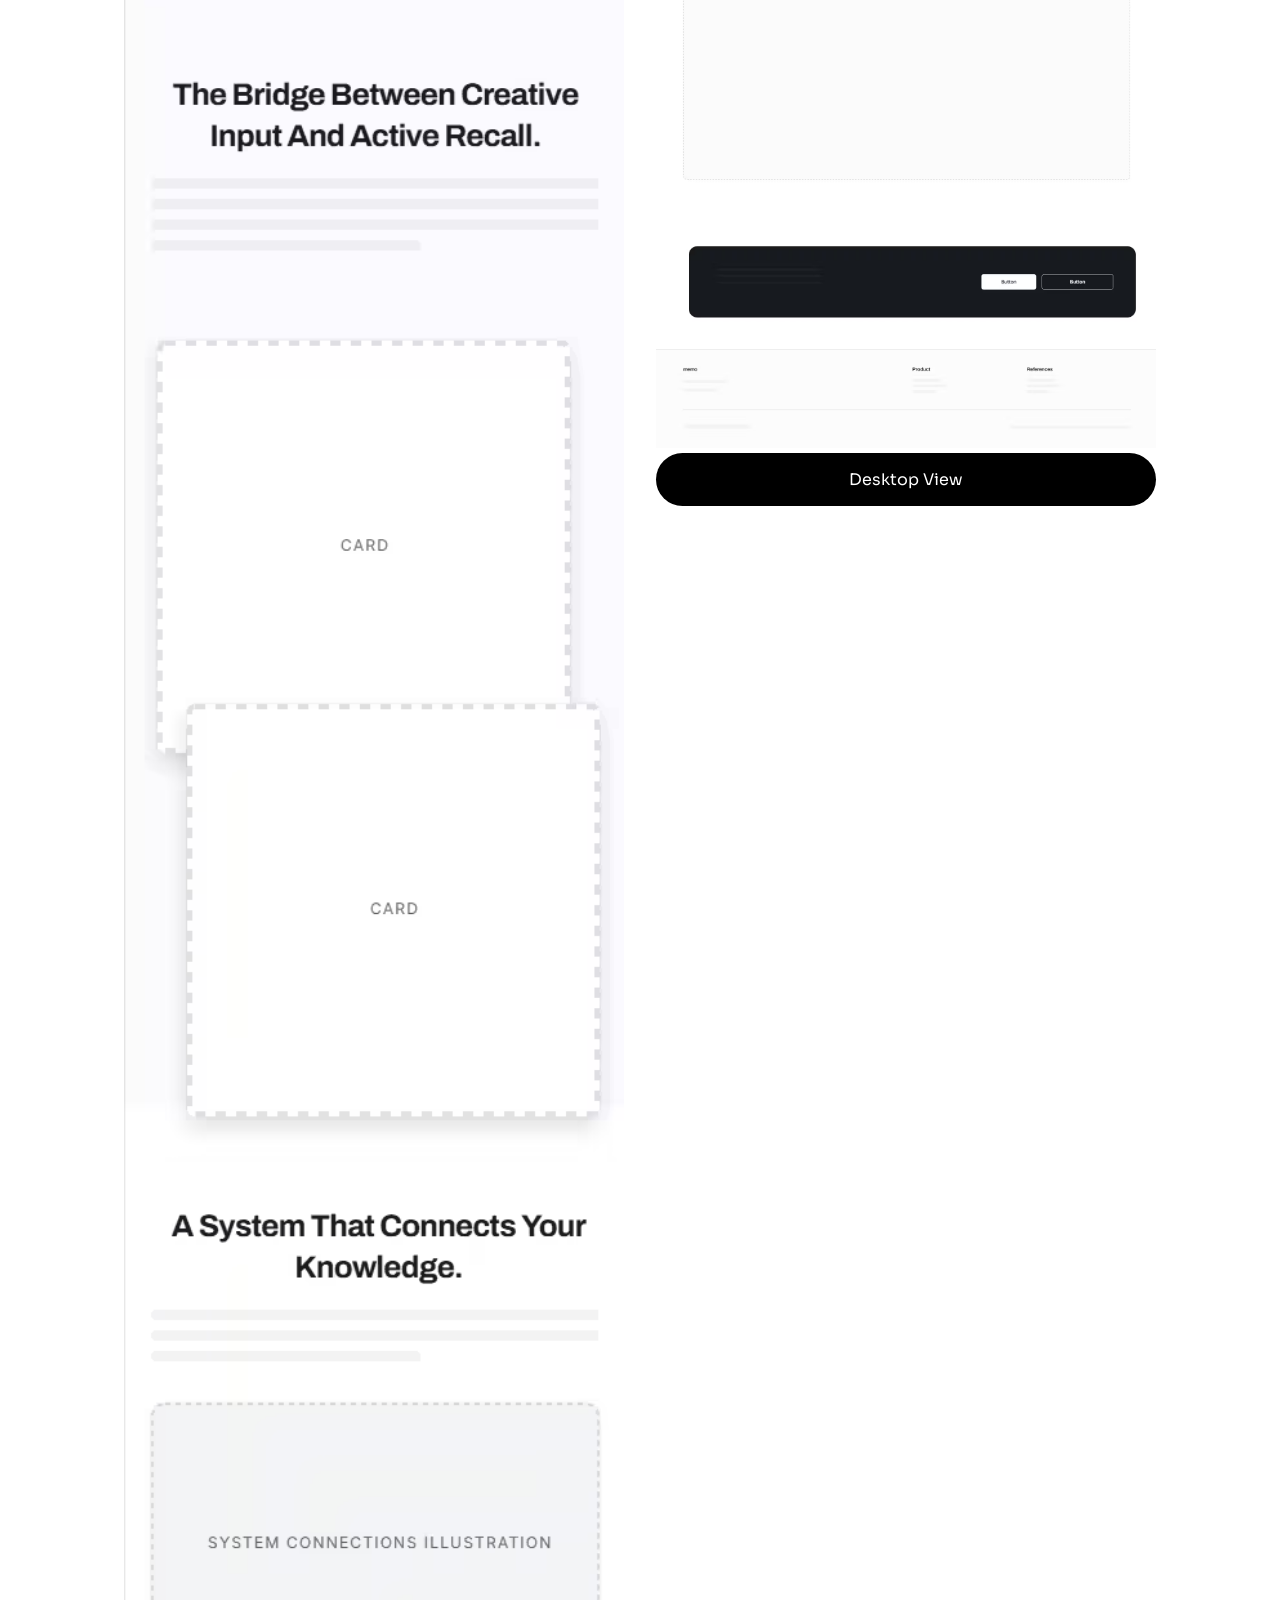
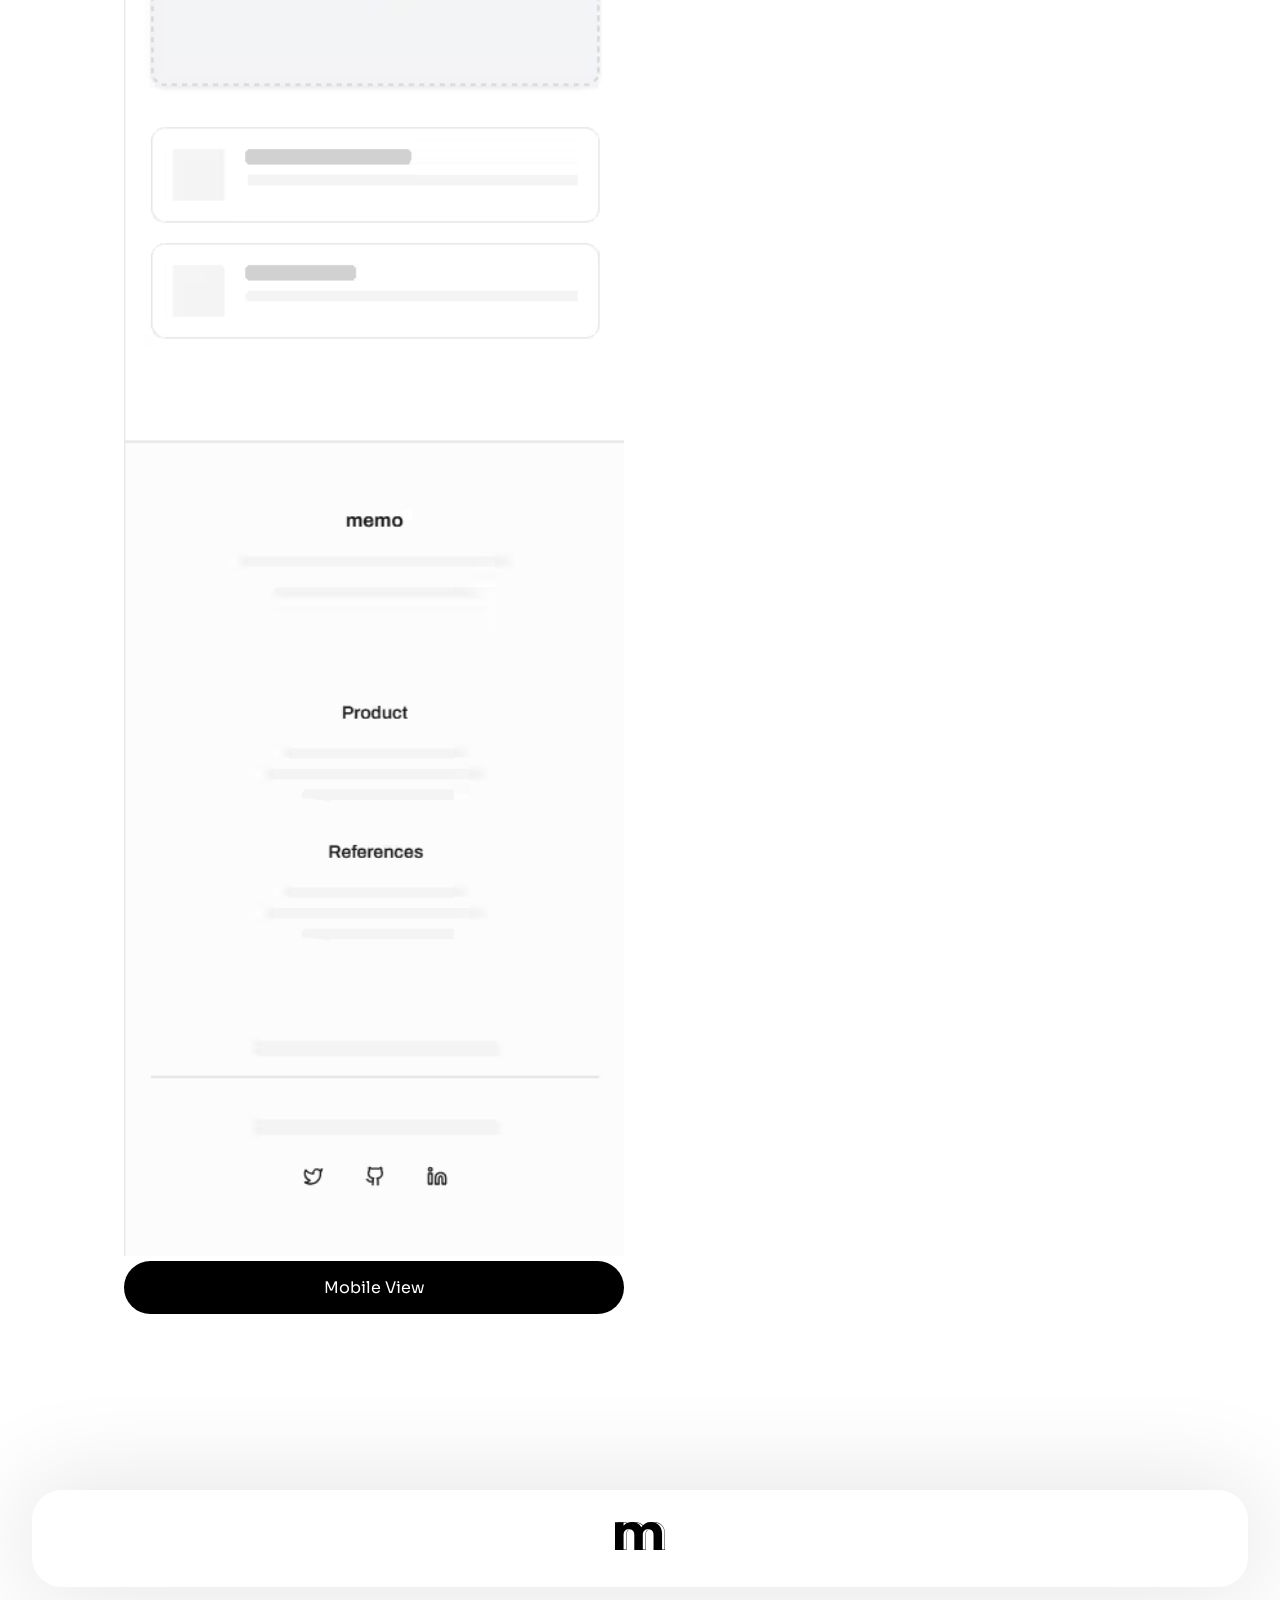
<file: project/siteplan.html>
<!DOCTYPE html>
<html lang="en">
<head>
    <meta charset="UTF-8">
    <meta name="viewport" content="width=device-width, initial-scale=1.0">
    <meta name="description" content="Memo: A minimalist personal study tool designed for active recall and long-term memory retention. Create, organize, and master your courses.">
    <meta name="author" content="Jp Lawrence">

    <link rel="stylesheet" href="styles/siteplan.css">

    <link rel="preconnect" href="https://fonts.googleapis.com">
    <link rel="preconnect" href="https://fonts.gstatic.com" crossorigin>
    <link href="https://fonts.googleapis.com/css2?family=Sora:wght@100..800&family=Source+Code+Pro:ital,wght@0,200..900;1,200..900&display=swap" rel="stylesheet">

    <title>Memo — Your Personal Study Tool</title>
</head>
<body>
    <header>
        
        <div class="header-logo">
            <img src="images/logo.svg" alt="Memo">
            <h1>memo</h1>
        </div>
        <p>
            Memo is a minimalist personal study tool designed to bridge the gap between note-taking and memory retention. It provides a focused, distraction-free interface for users to digitize course content and master it through high-performance active recall sessions.
        </p>
    </header>
    <main>
        <section id="scenarios">
            <h2>Target Audience Scenarios</h2>

            <div class="scenario-box">
                <blockquote>
                "I'm on the train and just thought of a new concept for my Psychology exam. How can I add this to my study list quickly on my phone?"
                </blockquote>
                <p><strong>Solution:</strong> The mobile-responsive 'Create' form allows for rapid data entry that saves directly to the device's local storage.</p>
            </div>

            <div class="scenario-box">
                <blockquote>
                "I've been studying for an hour; how do I know which topics I actually understand and which ones I need to review again?"
                </blockquote>
                <p><strong>Solution:</strong> The 'Study' interface includes a 1-5 self-rating system that provides immediate feedback on subject mastery."</p>
            </div>
        </section>
        <section id="colors">
            <h2>Color Schema</h2>
            <div class="colors">
                <div class="color-item">
                    <div class="swatch" id="primary-color"></div>
                    <p><strong>Primary Accent:</strong> #1600DF (Pure Blue). Used for primary action buttons, active navigation states, and call-to-action elements.</p>
                </div>
                <div class="color-item">
                    <div class="swatch" id="secondary-color"></div>
                    <p><strong>Neutral Dark:</strong> #000000 (Black). Used for main headings, branding, and high-contrast text.</p>
                </div>
                <div class="color-item">
                    <div class="swatch" id="background-color"></div>
                    <p><strong>Background:</strong> #FFFFFF (White). Used for the main canvas and card faces to ensure a minimalist, focused environment.</p>
                </div>
            </div>
        </section>
        <section id="typography">
            <h2>Typography</h2>
            <div class="fonts">
                <div class="primary-font">
                    <h3>Sora</h3>
                    <p><strong>Usage:</strong> All Headings and Body Copy.</p>
                    <p><strong>Reason:</strong> Selected for its high legibility on digital screens and modern, minimalist aesthetic. It supports the 'Self-Help' tool vibe by being clean and easy to scan.</p>
                
                    <ul class="type-example">
                        <li class="h1-spec"><strong>Heading 1:</strong> Sora SemiBold 6rem</li>
                        <li class="h2-spec"><strong>Heading 2:</strong> Sora Bold 2.5rem</li>
                        <li class="body-spec"><strong>Body Text:</strong> Sora Regular 1rem</li>
                    </ul>
                </div>
                <div class="secondary-font">
                    <h3>Source Code Pro</h3>
                    <p><strong>Usage:</strong> Mono-spaced elements, code snippets, and specific UI labels.</p>
                    <p><strong>Reason:</strong> As a monospaced typeface, Source Code Pro provides a distinct visual contrast to the primary font. It enhances the "utility tool" aesthetic of Memo, making technical data and input fields feel precise and organized.</p>

                    <ul class="type-example">
                        <li class="button"><strong>Button:</strong> Source Code Semi-Bold 1.25rem</li>
                        <li class="h2-spec"><strong>Sub-Headings:</strong> Source Code Pro Regular 1.25rem</li>
                        <li class="body-spec"><strong>Info Markers:</strong> Source Code Pro Regular 0.938rem</li>
                    </ul>
                </div>
            </div>
        </section>
        <section id="wireframes">
            <h2>Wireframes</h2>
            <div class="wireframe-gallery">
                <figure>
                    <img src="images/mobile-wireframe.avif" alt="Memo Mobile Wireframe" loading="lazy">
                    <figcaption>Mobile View</figcaption>
                </figure>

                <figure>
                    <img src="images/desktop-wireframe.avif" alt="Memo Desktop Wireframe" loading="lazy">
                    <figcaption>Desktop View</figcaption>
                </figure>
            </div>
        </section>
    </main>
    <footer>
        <img src="./images/logo.svg" alt="Memo" loading="lazy" width="50">
    </footer>
</body>
</html>
</file>
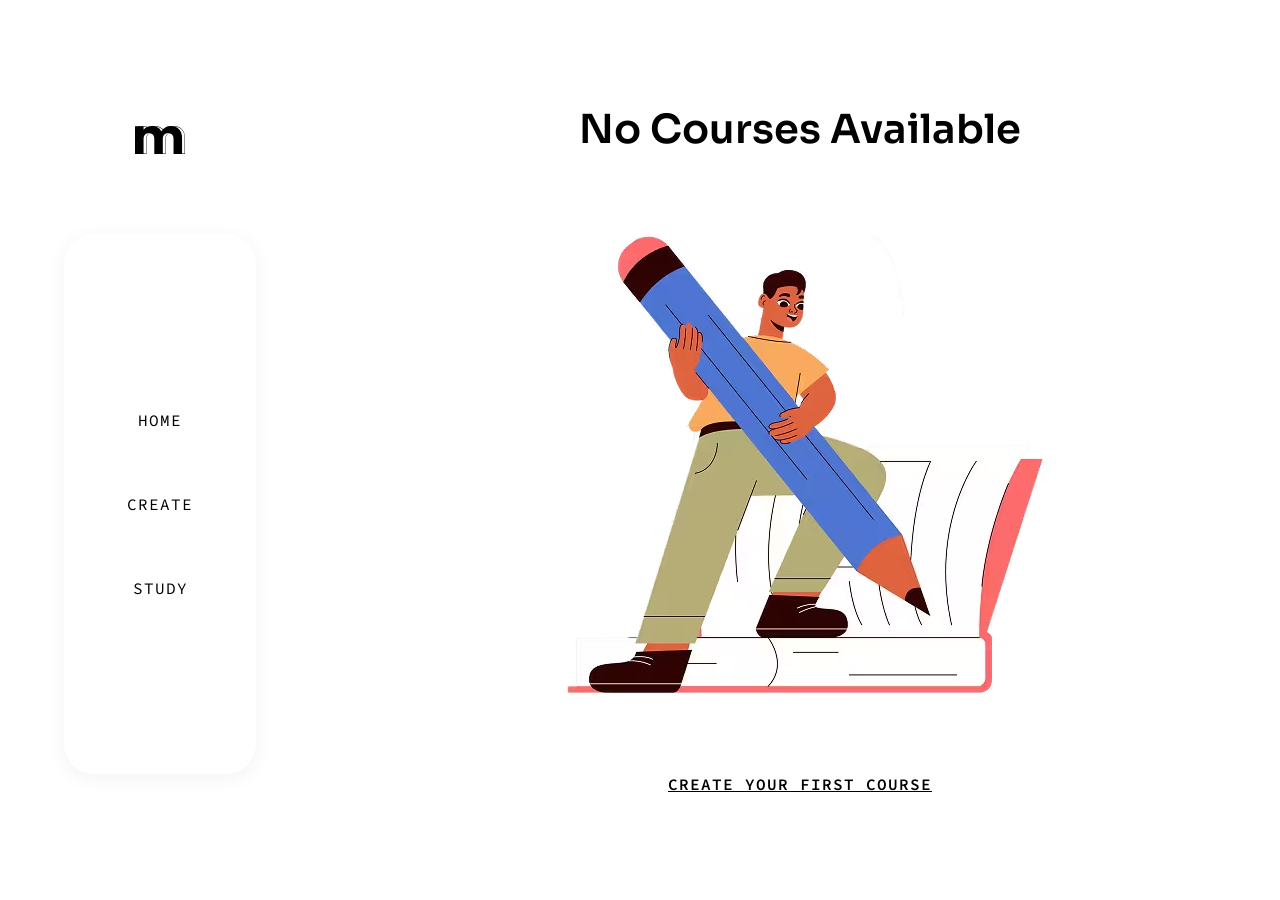
<file: project/study.html>
<!DOCTYPE html>
<html lang="en">
<head>
    <meta charset="UTF-8">
    <meta name="viewport" content="width=device-width, initial-scale=1.0">
    <meta name="author" content="Jp Lawrence">
    <meta name="description" content="Memo is your personal study tool used to create study notes in libraries that are heavily customizable.">
    <link rel="shortcut icon" href="images/favicon.png" type="image/x-icon">

    <link rel="preconnect" href="https://fonts.googleapis.com">
    <link rel="preconnect" href="https://fonts.gstatic.com" crossorigin>

    <link rel="stylesheet" href="styles/study.css">
    <script src="scripts/main.js" defer></script>

    <link href="https://fonts.googleapis.com/css2?family=Sora:wght@100..800&family=Source+Code+Pro:ital,wght@0,200..900;1,200..900&display=swap" rel="stylesheet">

    <title>Library — Memo</title>
</head>
<body>
    <div class="wrapper">
        <header>
            <nav>
                <a href="index.html" id="logo"><img src="images/logo.svg" alt="Memo"></a>
                <button id="menu-toggle" aria-expanded="false" aria-controls="nav-list" aria-label="Open Menu">
                    <img src="images/menu.svg" alt="Menu">
                </button>
                <ul id="menu-list" class="flex-gap flex-column">
                    <li><a href="index.html">Home</a></li>
                    <li><a href="create.html">Create</a></li>
                    <li><a href="study.html">Study</a></li>
                </ul>
            </nav>
        </header>
        <main class="flex-center flex-column flex-gap">
            <section id="empty-state">
                <h1>No courses available</h1>
                <picture>
                    <source srcset="images/writing-big.avif" media="(min-width: 1000px)">
                    <img src="images/writing-small.avif" alt="Character holding a big pencil over a book." fetchpriority="high">
                </picture>
                <a href="create.html">Create your first course</a>
            </section>
            <section id="library-view" class="flex-center flex-column flex-gap">
                <h1>Select a course to get started</h1>
                <ul id="library">
                </ul>
            </section>
        </main>
    </div>
</body>
</html>
</file>
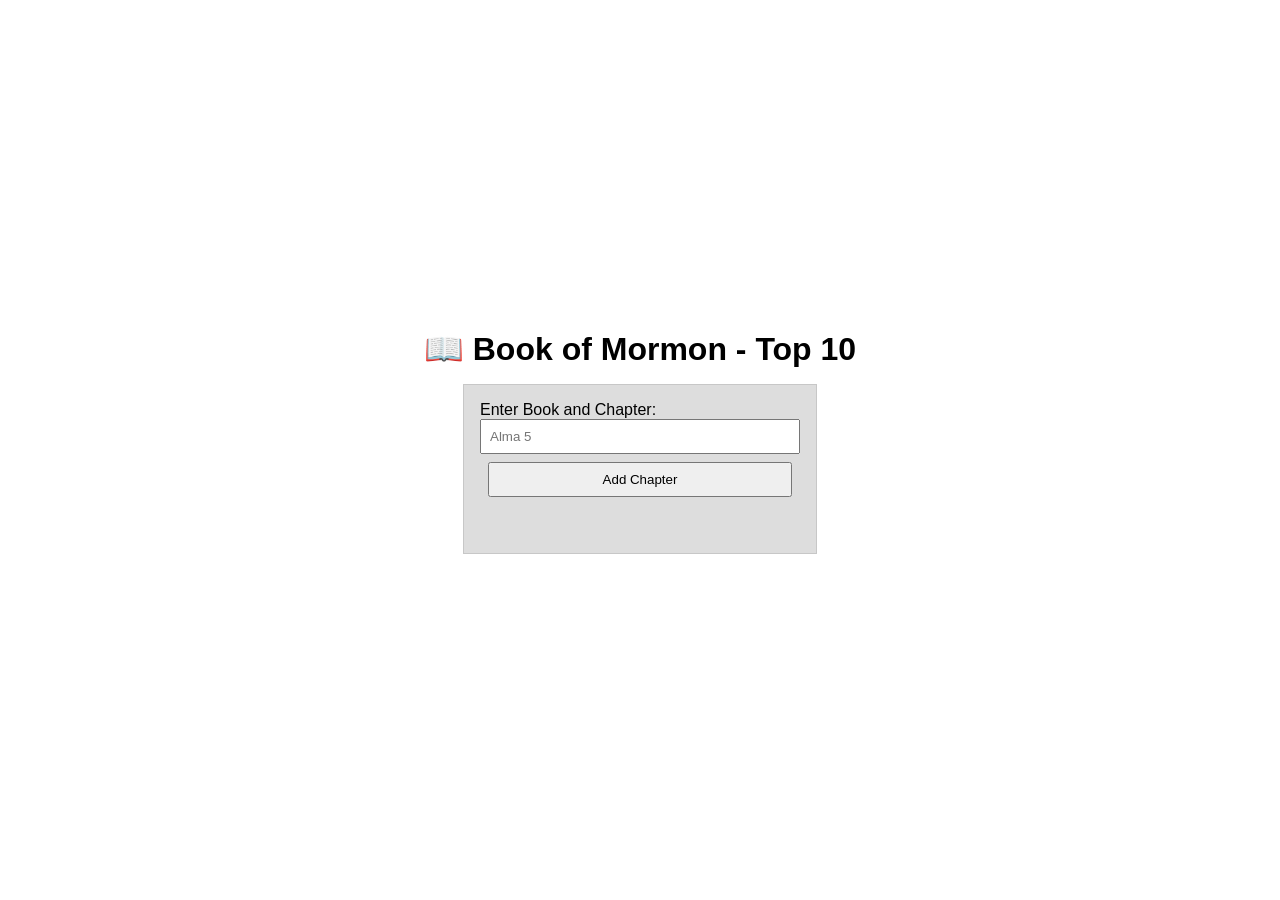
<file: week02/bom.html>
<!DOCTYPE html>
<html lang="en">
<head>
    <meta charset="UTF-8">
    <meta name="viewport" content="width=device-width, initial-scale=1.0">
    <meta name="description" content="Top 10 Book of Mormon scripture verses.">
    <link rel="stylesheet" href="styles/bom.css">
    <script src="scripts/bom.js" defer></script>
    <title>Top 10 - Book of Mormon</title>
</head>
<body>
    <h1>📖 Book of Mormon - Top 10</h1>
    <main>
        <label for="favchap">Enter Book and Chapter: </label>
        <input type="text" id="favchap" placeholder="Alma 5">
        <button type="submit">Add Chapter</button>
        <ul id="list"></ul>
    </main>
</body>
</html>
</file>
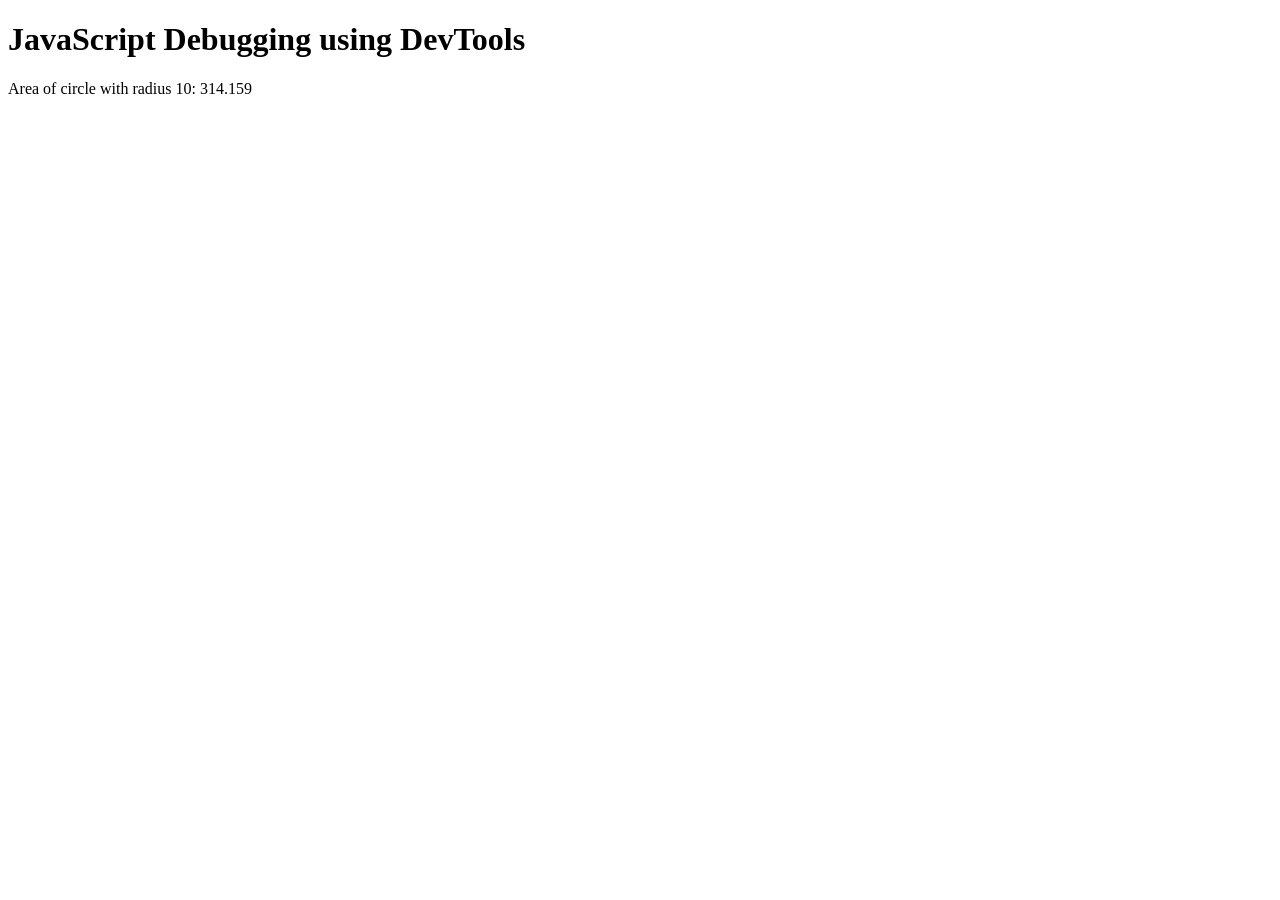
<file: week02/debugging.html>
<!DOCTYPE html>
<html lang="en">
<head>
    <meta charset="UTF-8">
    <meta name="viewport" content="width=device-width, initial-scale=1.0">
    <script src="scripts/debugging.js" defer></script>
    <title>Document</title>
</head>
<body>
    <h1>JavaScript Debugging using DevTools</h1>
    <p>Area of circle with radius <span id="radius"></span>: <span id="area"></span></p>
</body>
</html>
</file>
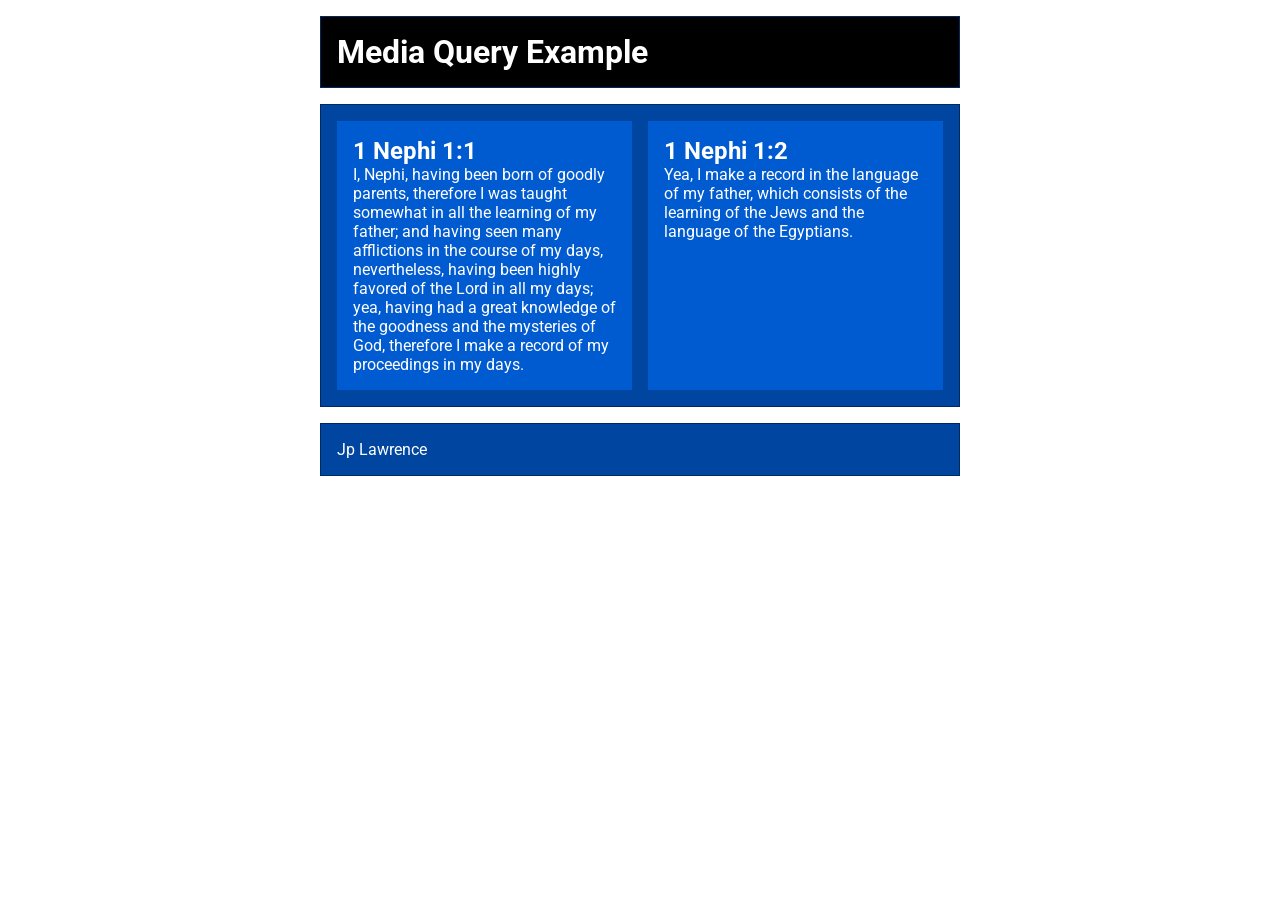
<file: week02/media-query.html>
<!DOCTYPE html>
<html lang="en">
<head>
    <meta charset="UTF-8">
    <meta name="viewport" content="width=device-width, initial-scale=1.0">
    <meta name="description" content="A look into responsive web design using media queries.">
    <meta name="author" content="Jp Lawrence">
    <link rel="preconnect" href="https://fonts.googleapis.com">
    <link rel="preconnect" href="https://fonts.gstatic.com" crossorigin>
    <link href="https://fonts.googleapis.com/css2?family=Roboto:ital,wght@0,100..900;1,100..900&display=swap" rel="stylesheet">
    <link rel="stylesheet" href="styles/media-query.css">
    <link rel="stylesheet" href="styles/media-query-large.css">
    <title>Responsive Web Design</title>
</head>
<body>
    <header>
        <h1>Media Query Example</h1>
    </header>
    <main>
        <section>
            <h2>1 Nephi 1:1</h2>
            <p>I, Nephi, having been born of goodly parents, therefore I was taught somewhat in all the learning of my father; and having seen many afflictions in the course of my days, nevertheless, having been highly favored of the Lord in all my days; yea, having had a great knowledge of the goodness and the mysteries of God, therefore I make a record of my proceedings in my days.</p>
        </section>
        <section>
            <h2>1 Nephi 1:2</h2>
            <p>Yea, I make a record in the language of my father, which consists of the learning of the Jews and the language of the Egyptians.</p>
        </section>
    </main>
    <footer>
        Jp Lawrence
    </footer>
</body>
</html>
</file>
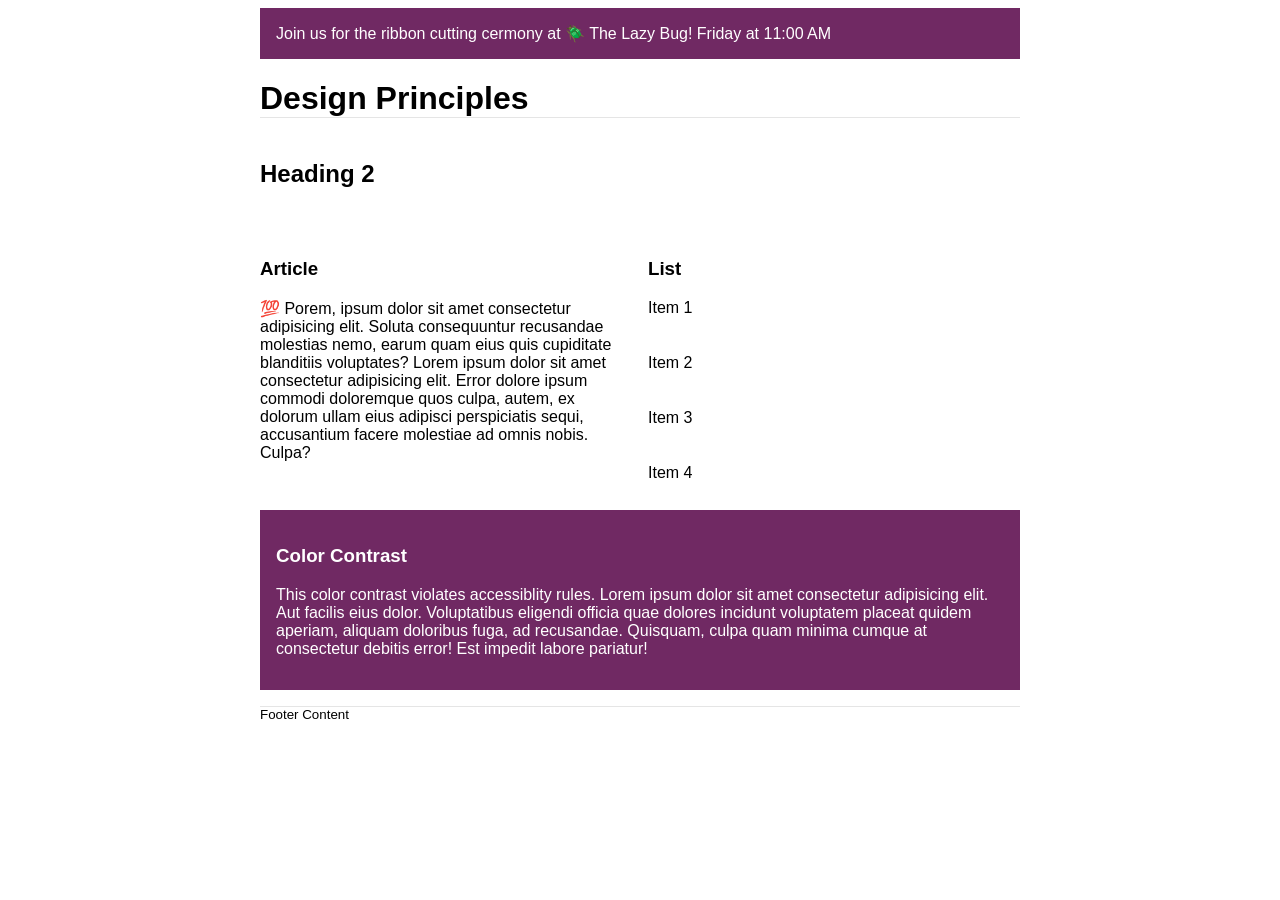
<file: week03/design.html>
<!DOCTYPE html>
<html lang="en">
<head>
    <meta charset="UTF-8">
    <meta name="viewport" content="width=device-width, initial-scale=1.0">
    <link rel="stylesheet" href="./styles/design.css">
    <title>Document</title>
</head>
<body>
    <header>
        <div class="banner">Join us for the ribbon cutting cermony at 🪲 The Lazy Bug! Friday at 11:00 AM</div>
        <h1>Design Principles</h1>
    </header>
    <main>
        <h2>Heading 2</h2>
        <section>
            <h3>Article</h3>
            <article>
                <p>💯 Porem, ipsum dolor sit amet consectetur adipisicing elit. Soluta consequuntur recusandae molestias nemo, earum quam eius quis cupiditate blanditiis voluptates? Lorem ipsum dolor sit amet consectetur adipisicing elit. Error dolore ipsum commodi doloremque quos culpa, autem, ex dolorum ullam eius adipisci perspiciatis sequi, accusantium facere molestiae ad omnis nobis. Culpa?</p>
            </article>
        </section>
        <section>
            <h3>List</h3>
            <ul>
                <li>Item 1</li>
                <li>Item 2</li>
                <li>Item 3</li>
                <li>Item 4</li>
                <li>Item 5</li>
            </ul>
        </section>
        <div class="callout">
            <h3>Color Contrast</h3>
            <p>This color contrast violates accessiblity rules. Lorem ipsum dolor sit amet consectetur adipisicing elit. Aut facilis eius dolor. Voluptatibus eligendi officia quae dolores incidunt voluptatem placeat quidem aperiam, aliquam doloribus fuga, ad recusandae. Quisquam, culpa quam minima cumque at consectetur debitis error! Est impedit labore pariatur!</p>
        </div>
    </main>
    <footer>
        Footer Content
    </footer>
</body>
</html>
</file>
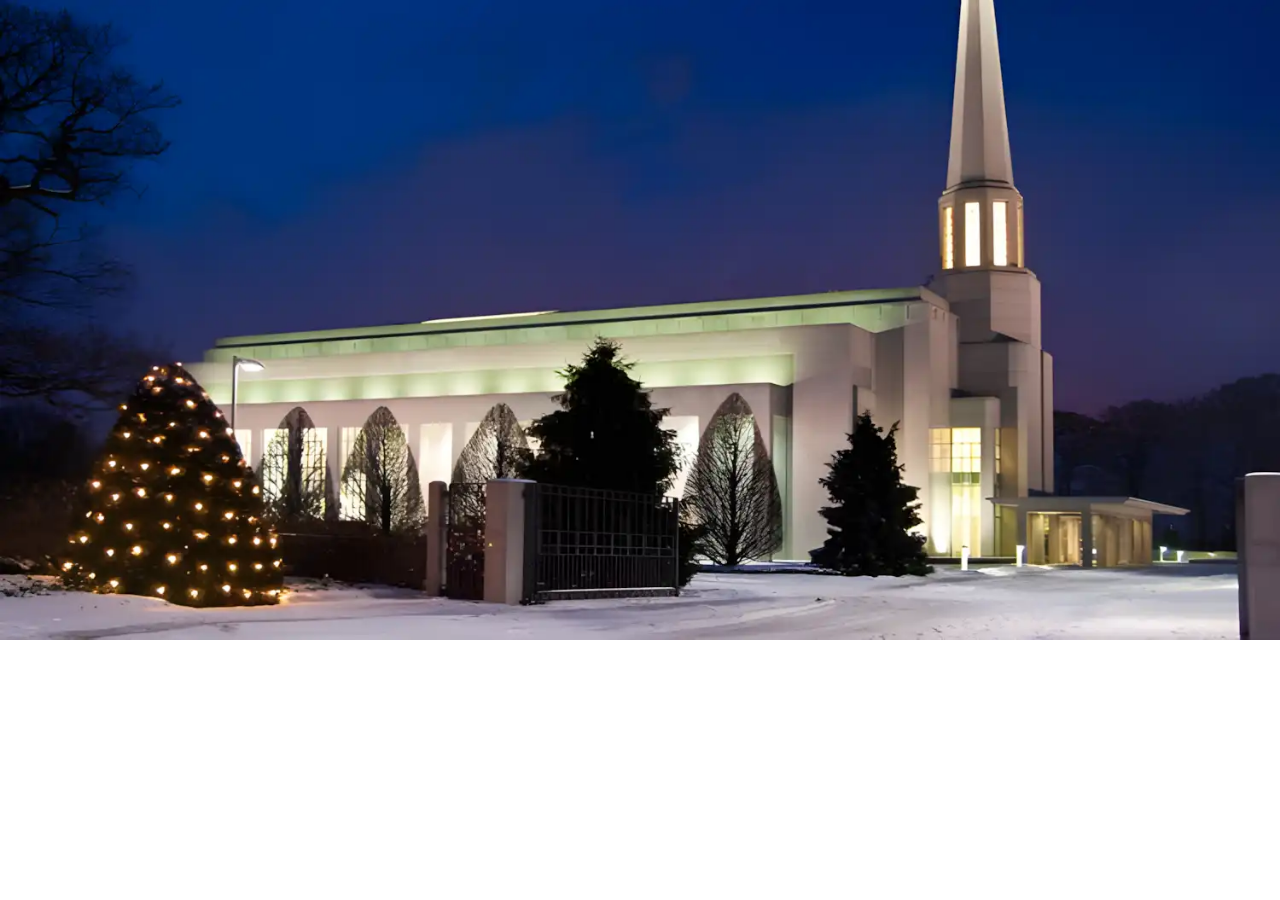
<file: week03/responsive-images.html>
<!DOCTYPE html>
<html lang="en">
<head>
    <meta charset="UTF-8">
    <meta name="viewport" content="width=device-width, initial-scale=1.0">
    <link rel="stylesheet" href="./styles/responsive-images.css">
    <title>Document</title>
</head>
<body>
    <main>
        <div class="hero">
            <picture>
                <source media="(min-width: 1000px)" srcset="images/hero-large.webp" width="1500px" height="750px">
                <source media="(min-width: 500px)" srcset="images/hero-medium.webp" width="1000px" height="500px">
                <img src="images/hero-small.webp" alt="Preston, England Temple" width="500px" height="250px">
            </picture>
        </div>
    </main>
</body>
</html>
</file>
<file: styles/base.css>
:root {
    --primary: #EEF0F2;
    --secondary: #141414;
    --accent-one: #EEC643;
    --accent-two: #0D21A1;
}

* {
    margin: 0;
    padding: 0;
    box-sizing: border-box;
    font-family: "Hanken Grotesk"
}

header {
    color: var(--secondary);
}

header span {
    display: block;
    width: 100%;
    background-color: var(--accent-one);
    color: var(--secondary);
    text-align: center;
    font-size: 2rem;
    padding-block: 1rem;
    font-weight: 700;
}

header ul {
    display: flex;
    align-items: center;
    justify-content: space-evenly;
    padding-block: 1rem;
    list-style-type: none;
}

header ul li a {
    text-decoration: none;
    color: var(--secondary);
    font-weight: 600;
    letter-spacing: .5px;
    padding: 1rem 3rem;
}

header ul li a:hover {
    background-color: var(--primary);
    box-shadow: 5px 5px var(--secondary);
}

header, main, footer {
    background-color: var(--accent-one);
    color: var(--secondary);
}

main {
    padding: 2rem 5%;
}

main h1 {
    text-align: center;
    font-size: 4rem;
    padding-block: 1rem 3rem;
    width: 100%;
}

main .card-container {
    display: flex;
    align-items: start;
    justify-content: space-around;
    gap: 5rem;
}

main .card {
    font-size: 1.5rem;
}

main .card h2 {
    font-size: 2rem;
    text-align: center;
    padding-block: 1rem;
    box-shadow: 5px 5px var(--secondary);
    background-color: var(--primary);
}

main .card img {
    width: 250px;
}

main .card:first-of-type {
    display: flex;
    flex-direction: column;
    gap: 2rem;
}

main .card:first-of-type .about-me {
    display: flex;
    align-items: center;
    justify-content: center;
}

main .card:first-of-type .country-info {
    display: flex;
    align-items: center;
    justify-content: center;
    gap: 2rem;
}

main .card:last-of-type {
    display: flex;
    flex-direction: column;
    gap: 2rem;
}

main .card:last-of-type ul {
    list-style-type: none;
    text-align: center;
}

main .card:last-of-type ul li {
    padding-block: 1rem;
}

main .card:last-of-type ul li a {
    color: var(--secondary);
}

footer {
    background-color: #0D21A1;
    color: var(--primary);
    padding-block: 2rem;
    text-align: center;
    display: grid;
}
</file>
<file: project/styles/bass.css>
:root {
    /* COLOR PALETTE */
    --light: #ffffff;
    --dark: #000000;
    --accent: #1600e0;
    --accent-soft: hsla(246, 100%, 44%, 0.1);
    --grey-light: #E5E5E5;
    --grey-medium: #8d8d8d;

    /* TYPOGRAPHY */
    --font-primary: "Sora", sans-serif;
    --font-secondary: "Source Code Pro", monospace;
    
    --fs-base: 1rem;       /* 16px */
    --fs-small: 0.625rem;  /* 10px - Footer */
    --fs-button: 1.25rem;  /* 20px - Buttons */
    --fs-sub: 2rem;        /* 32px - Sub Headings */
    --fs-heading: 2.5rem; /* 40px - Main Headings */
    
    --lh-base: 2;    
    --lh-tight: 1.2;

    --lsp: 1px;

    /* SPACING & SIZING */
    --space-xs: 0.5rem;
    --space-sm: 1rem;
    --space-md: 2rem;
    --space-lg: 4rem;

    /* UI ELEMENTS */
    --btn-radius: 15px;
    --radius: 30px;
    --shadow: 0 4px 20px rgba(0, 0, 0, 0.05);
    
    --transition: 0.2s ease;
}

* {
    margin: 0;
    padding: 0;
    box-sizing: border-box;
    font-family: var(--font-primary);
}

header {
    padding: var(--space-lg);
    text-align: center;
    overflow-x: hidden;
}

section {
    padding: var(--space-lg);
    text-align: center;
    overflow: hidden;
}

h1, h2 {
    text-transform: capitalize;
    font-size: var(--fs-heading);
    font-weight: 600;
    line-height: var(--lh-tight);
}

p {
    line-height: var(--lh-base);
}

.flex-gap {
    display: flex;
    gap: var(--space-md);
}

.flex-center {
    display: flex;
    justify-content: center;
    align-items: center;
}

.flex-column {
    flex-direction: column;
}

.absolute-center {
    position: absolute;
    top: 50%;
    left: 50%;
    transform: translate(-50%, -50%);
}

.button {
    padding: var(--space-sm) var(--space-md);
    border-radius: var(--btn-radius);
    text-transform: uppercase;
    font-family: var(--font-secondary);
    color: var(--light);
    background-color: var(--dark);
    text-decoration: none;
    letter-spacing: var(--lsp);
    z-index: 10;
    transition: var(--transition);
    border: 2px solid var(--dark);
}

#menu-list.is-active {
    display: flex;
    z-index: 200;
}

header nav {
    display: flex;
    align-items: center;
    justify-content: space-between;
}

header #logo {
    display: block;
    line-height: 0;
}

header #logo img {
    width: 50px;
    height: auto;
}

header #menu-toggle {
    background: transparent;
    border: none;
    cursor: pointer;
}

header #menu-list {
    position: absolute;
    top: 50%;
    left: 50%;
    transform: translate(-50%, -50%);

    background-color: var(--light);

    text-align: center;
    list-style-type: none;

    border-radius: var(--radius);
    box-shadow: var(--shadow);

    width: 80%;
    height: 70%;

    flex-direction: column;
    align-items: center;
    justify-content: center;

    gap: var(--space-lg);

    display: none;
}

header #menu-list li a {
    font-family: var(--font-secondary);
    text-transform: uppercase;
    text-decoration: none;
    color: var(--dark);
    padding: var(--space-md);
    letter-spacing: var(--lsp);
}

header #menu-list li a:hover {
    font-weight: 700;
}

/* HERO */

#hero h1 {
    z-index: 10;
}

#hero p {
    line-height: var(--lh-base);
    z-index: 10;
}

.hero-text a {
    margin-top: var(--space-md);
}

.hero-text a:hover {
    background-color: var(--light);
    color: var(--dark);
}

.hero-visual-anchor {
    display: grid;
    place-items: center; 
    margin: var(--space-lg) auto;
    width: 100%;
    max-width: 500px;       
    position: relative;
    margin-top: -25%;
}

.hero-visual-anchor picture,
.circle {
    grid-area: 1 / 1; 
}

.hero-visual-anchor picture {
    z-index: 2;
}

.hero-img {
    display: block;
    width: 100%;
    height: auto;
}

.circle {
    z-index: 1;          
    border: 1px solid var(--grey-light);
    border-radius: 50%;
    aspect-ratio: 1 / 1;
}

.large  { width: 250%; }
.medium { width: 175%; }
.small  { width: 100%; }


/* HOW IT WORKS */

#how {
    position: relative;
    margin-top: -15rem;
    z-index: 20;
}

.how-visual {
    display: flex;
    justify-content: center;
    align-items: center;
    position: relative;
    width: 100%;
    padding-block: var(--space-lg);
}

.card-stack {
    display: flex;
    flex-direction: column; 
    align-items: center;  
    position: relative;
    z-index: 5;         
    padding-top: var(--space-lg);
}

.how-visual img {
    width: 300px;
    height: auto;
    position: relative;
}

.how-visual img:nth-of-type(1) {
    margin-left: -100px;  
}
.how-visual img:nth-of-type(2) {
    margin-top: -150px; 
    margin-left: 100px;  
}

.curves {
    width: 150vw; 
    max-width: none; 
    
    height: auto;
    z-index: -10;
    pointer-events: none; 
}

/* SYSTEMS */

#system {
    position: relative;
}

#system .curves {
    top: 80%;
}

.system-visual {
    width: 100%;
    padding-block: var(--space-lg);
}

.system-visual picture img {
    width: 500px;
    height: auto;
    object-fit: cover;
}

/* FOOTER */

footer {
    padding: 0 var(--space-md) var(--space-lg);
    font-size: var(--fs-small);
}

#footer-content {
    border-radius: var(--radius);
    box-shadow: var(--shadow);
    padding: var(--space-md);
}

#footer-content .important-info .logo {
    padding-block: var(--space-md);
}

#footer-content .important-info .logo img {
    width: 50px;
    height: auto;
}

#footer-content .important-info .logo strong {
    font-size: 2rem;
}

#footer-content .important-info p {
    text-align: center;
}

#socials {
    padding-block: var(--space-md);
}

#socials ul {
    list-style-type: none;
}

#links {
    padding-block: var(--space-sm);
}

#links ul {
    list-style-type: none;
    padding-block: var(--space-sm);
}

#links ul li {
    padding: .7rem 2rem;
}

#links ul li a:hover {
    font-weight: 600;
}

#links a {
    text-decoration: none;
    color: var(--dark);
}

#links {
    display: grid;
    grid-template-columns: 1fr 1fr;

    text-align: center;
}

hr {
    visibility: hidden;
}

.copyright-info {
    padding-block: var(--space-sm);
    gap: .5rem;
    flex-direction: column;
}

.copyright-info small {
    text-transform: uppercase;
    letter-spacing: .5px;
    color: var(--grey-medium);
    text-align: center;
    font-family: var(--font-secondary);
}



@media screen and (min-width: 700px) {
    :root {
        --fs-small: 0.875rem; 
        --fs-sub: 3rem;       
        --fs-heading: 4rem; 
        
    }
    
    h1, h2 {
        max-width: 20ch;
    }

    p {
        max-width: 60ch;
    }

    header {
        padding: var(--space-md) 15vw;

    }

    header nav {
        display: flex;
        align-items: center;
        justify-content: space-between;
    
        background: var(--light);
        padding: var(--space-md) var(--space-lg);
        border-radius: 50em;
        box-shadow: var(--shadow);
    }

    header #menu-toggle {
        display: none;
    }

    header #menu-list {
        transform: none;
        width: auto;
        height: auto;
        box-shadow: none;

        display: flex;
        flex-direction: row;

        gap: var(--space-sm);

        position: static;
    }

    header #menu-list li a {
        font-size: var(--fs-small);
    }

    #hero { 
        display: flex;
        flex-direction: column;
        align-items: center;
        justify-content: center;
    }

    .hero-visual-anchor {
        max-width: 700px;
        margin-top: -10%;
    }

    .large  { width: 150%; }
    .medium { width: 100%; }
    .small  { width: 50%; }

    /* HOW IT WORKS */

    .how-visual img {
        width: 700px;
    }

    .how-visual img:nth-of-type(2) {
        margin-top: -250px; 
    }

    .curves {
        top: 0;
    }

    /* SYSTEM */

    .system-visual {
        width: 100%;
        padding-block: var(--space-lg);
    }

    .system-visual picture img {
        width: auto;
        height: auto;
        object-fit: cover;
    }

    /* FOOTER */

    footer {
        padding: 0 var(--space-lg) var(--space-lg);
    }

    #footer-content {
        display: grid;
        grid-template-columns: 2fr 1fr 1fr;
        padding: var(--space-md) calc(var(--space-lg)*2);
        align-items: start;
    }
    
    #footer-content .important-info .logo {
        justify-content: start;
    }

    #footer-content .important-info p {
        text-align: left; 
        max-width: 35ch;  
    }

    #socials ul {
        justify-content: start;
    }

    #links {
        display: contents; 
    }

    #links .product, #links .references {
        margin-top: 80px;
        justify-self: end;
    }

    #links ul li {
        padding: 0.8rem 0; 
    }

    hr {
        visibility: visible;
        grid-column: 1 / -1; 
        border: 0;
        border-top: 1px solid var(--grey-light);
        margin-block: var(--space-md);
    }

    .copyright-info {
        grid-column: 1 / -1; 
        flex-direction: row; 
        justify-content: space-between; 
        align-items: center;
    }

    .copyright-info small {
        text-align: left;
    }
}
</file>
<file: styles/form.css>
* {
    box-sizing: border-box;
    padding: 0;
    margin: 0;
    font-family: "Raleway";
}

body {
    display: flex;
    align-items: center;
    justify-content: center;
    flex-direction: column;
    min-height: 100vh;
}

footer {
    width: 100%;
    background-color: #0D21A1;
    color: #fff;
    padding-block: 2rem;
    text-align: center;
    display: grid;
}

header {
    width: 100%;
}

h1 {
    text-align: center;
    font-size: 2rem;
    padding-block: 2rem;
    background-color: #0D21A1;
    color: #fff;
}

main {
    display: grid;
    place-items: center;
    flex: 1;
}

form {
    padding: 3rem 2rem;
    display: flex;
    align-items: center;
    justify-content: space-evenly;
    flex-direction: column;
}

label {
    text-transform: uppercase;
    letter-spacing: 2px;
    font-size: 0.8rem;
    line-height: 1.5rem;
}

.rating {
    padding-block: 1rem;
}

.rating input[type="radio"] {
    transform: scale(1.25); 
    margin-right: 1rem;          
    cursor: pointer;
}

.rating label {
    font-size: 1rem;
    font-weight: 800;
}

#date, #product-name {
    padding: 0.7rem 1.4rem;
    border: 1px solid lightgray;
    outline-color: #0D21A1;
}

.features {
    padding-block: 1rem;
}

.features label {
    padding-right: 0.3rem;
}

.features input {
    margin-right: 1.5rem;
    transform: scale(1.25);
}

textarea {
    border: 1px solid lightgray;
    width: 100%;
    height: 150px;
    padding: 1rem;
    outline-color: #0D21A1;
}

#username {
    padding: 0.7rem 1.4rem;
    border: 1px solid lightgray;
    outline-color: #0D21A1;
}

input[type="submit"] {
    margin-top: 1rem;
    background: #0D21A1;
    color: #fff;
    padding: 0.7rem 1.4rem;
    cursor: pointer;
    border: 2px solid #0D21A1;
    transition: 0.1s ease-in;
}

input[type="submit"]:hover {
    background: #fff;
    color: #0D21A1;
}

@media screen and (min-width: 768px) {
    h1 {
        font-size: 3rem;
    }
}
</file>
<file: styles/place.css>
:root {
    --white: #fff;
    --red: #AF0E29;
    --green: #00B140;

    --shadow: 1px 1px 15px lightgray;
}

* {
    margin: 0;
    padding: 0;
    box-sizing: border-box;
    font-family: "Inter";
}

h1 {
    text-align: center;
    padding-block: 1.5rem;
}

h2 {
    font-size: 3rem;
}

main {
    padding-inline: 1rem;
    display: flex;
    place-items: center;
    flex-direction: column;
}

picture img {
    object-fit: cover;
    width: 100%;
    height: auto;
    border-radius: 30px;
}

.data, .weather {
    text-align: center;
    padding-block: 1.5rem;
    border-radius: 30px;
    box-shadow: var(--shadow);
    margin-top: 2rem;
}

section, ul {
    width: fit-content;
    list-style-type: none;
    padding: 2rem 4rem;
}

section ul li {
    padding-block: 0.5rem;
}

footer {
    margin-top: 2rem;
    background-color: var(--red);
    color: var(--white);
    padding-block: 2rem;
    text-align: center;
    display: grid;
}

@media screen and (min-width: 1000px) {

    picture img {
        width: 90vw;
        max-height: 90vh;
    }

    main {
        position: relative;
        overflow-x: hidden;
    }

    .data {
        position: absolute;
        top: 10%;
        left: 10%;
        transform: translate(-10%, -20%);
        background: var(--white);
    }

    .weather {
        position: absolute;
        bottom: 10%;
        right: 10%;
        transform: translate(10%, 0);
        background: var(--white);
    }

    .weather h2 {
        position: relative;
    }

    .weather h2::after {
        content: "";
        position: absolute;
        top: 50%;
        right: 0;
        transform: translate(0, -35%);
        
        background-image: url("../images/weather.svg");
        background-size: contain;
        background-repeat: no-repeat;

        width: 50px; 
        height: 50px;
    }
    .weather h2::before {
        content: "";
        position: absolute;
        top: 50%;
        left: 0;
        transform: translate(0, -35%);
        
        background-image: url("../images/weather.svg");
        background-size: contain;
        background-repeat: no-repeat;

        width: 50px; 
        height: 50px;
    }
}
</file>
<file: styles/temples.css>
:root {
    --primary: #EEF0F2;
    --secondary: #141414;
    --accent-one: #EEC643;
    --accent-two: #0D21A1;

    --btn-h: 60px;
    --bar-h: 4px;
    --pad: 17px;
}

* {
    margin: 0;
    padding: 0;
    box-sizing: border-box;
    font-family: "Hanken Grotesk"
}

body {
    background-color: var(--primary);
}

header, main, footer {
    padding: 2rem;
    background-color: var(--primary);
    color: var(--secondary);
}

header {
    background-color: var(--accent-one);
}

header strong {
    font-size: 1.3rem;
}

#nav-toggle {
    position: fixed;
    top: 1rem;
    right: 2rem;
    z-index: 2;

    width: var(--btn-h);
    height: var(--btn-h);
    outline: none;
    border: none;
    background-color: var(--accent-one);
    border-radius: 5rem;
    padding-block: var(--pad);
    cursor: pointer;
    
    display: flex;
    flex-direction: column;
    align-items: center;
    justify-content: space-between;
    
    transition: 0.3s ease-in-out;
}

#nav-toggle .burger-bar {
    display: block;
    width: 55%;
    height: var(--bar-h);
    background: var(--secondary);
    border-radius: 2px;
    
    transition: 0.3s ease-in-out;
}

#nav-toggle.open {
    background-color: transparent;
}

#nav-toggle.open .burger-bar:nth-child(2) {
    opacity: 0;
}

#nav-toggle.open .burger-bar:nth-child(1) {
    transform: translateY(calc((var(--btn-h) / 2) - var(--pad) - (var(--bar-h) / 2))) rotate(45deg);
    background-color: var(--secondary);
}

#nav-toggle.open .burger-bar:nth-child(3) {
    transform: translateY(calc(-1 * ((var(--btn-h) / 2) - var(--pad) - (var(--bar-h) / 2)))) rotate(-45deg);
    background-color: var(--secondary);
}

header nav {
    position: fixed;
    top: 0;
    right: 0;
    width: 100%;
    height: auto;
    background-color: var(--accent-one);
    
    transform: translateX(100%);
    transition: transform 0.3s ease-in-out;
    
    display: flex;
    flex-direction: column;
    z-index: 1;
}

header .active {
    transform: translateX(0);
}

header nav ul {
    display: flex;
    flex-direction: column;
    align-items: center;
    justify-content: center;
    list-style: none;
    background-color: var(--accent-one);
    padding: 5rem 2rem 2rem;
    width: 100%;
    gap: 1rem;
}
header nav ul li {
    width: 100%;
}

header nav ul li a {
    display: block;
    padding: 1rem 4rem;
    text-decoration: none;
    color: var(--secondary);
    text-align: center;
}

header nav ul li a:hover {
    background-color: var(--primary);
    box-shadow: 5px 5px var(--secondary);
}

main {
    max-width: 800px;
    margin: 0 auto;
}

main h1 {
    line-height: 5rem;
    text-align: center;
}

main .album-grid {
    display: grid;
	grid-template-columns: repeat(auto-fit, minmax(200px, 1fr));
	grid-gap: 25px;
	place-items: center;
}

main .album-grid img{
    width: 100%;
    height: auto;
    object-fit: cover;
}

main .album-grid figcaption {
    text-align: center;
    padding-block: 1.5rem;
}

footer {
    background-color: #0D21A1;
    color: var(--primary);
    padding-block: 2rem;
    text-align: center;
    display: grid;
}
</file>
<file: styles/temples-large.css>
@media screen and (min-width: 1024px) {
    header {
        display: flex;
        justify-content: space-between;
        align-items: center;
    }

    header #nav-toggle {
        display: none;
    }

    header nav {
        position: static;
        transform: none;
        display: inline;
        width: auto;
    }

    header nav ul {
        flex-direction: row;
        padding: 0;
    }

    header nav ul li a {
        padding: 1rem 2rem;
    }
}
</file>
<file: project/styles/create.css>
:root {
    /* COLOR PALETTE */
    --light: #ffffff;
    --dark: #000000;
    --accent: #1600e0;
    --accent-soft: hsla(246, 100%, 44%, 0.1);
    --grey-light: #E5E5E5;
    --grey-medium: #8d8d8d;
    --red: #e00000;

    /* TYPOGRAPHY */
    --font-primary: "Sora", sans-serif;
    --font-secondary: "Source Code Pro", monospace;
    
    --fs-base: 1rem;       /* 16px */
    --fs-small: 0.625rem;  /* 10px - Footer */
    --fs-button: 1.25rem;  /* 20px - Buttons */
    --fs-sub: 2rem;        /* 32px - Sub Headings */
    --fs-heading: 2.5rem; /* 40px - Main Headings */
    
    --lh-base: 2;    
    --lh-tight: 1.2;

    --lsp: 1px;

    /* SPACING & SIZING */
    --space-xs: 0.5rem;
    --space-sm: 1rem;
    --space-md: 2rem;
    --space-lg: 4rem;

    /* UI ELEMENTS */
    --btn-radius: 15px;
    --radius: 30px;
    --shadow: 0 4px 20px rgba(0, 0, 0, 0.05);
    
    --transition: 0.2s ease;
}

* {
    margin: 0;
    padding: 0;
    box-sizing: border-box;
    font-family: var(--font-primary);
}

header {
    padding: var(--space-lg);
    text-align: center;
}

section {
    padding-block: var(--space-lg);
    text-align: center;
    overflow: hidden;
}

h1, h2 {
    text-transform: capitalize;
    font-size: var(--fs-heading);
    font-weight: 600;
    line-height: var(--lh-tight);
}

p {
    line-height: var(--lh-base);
}

.flex-gap {
    display: flex;
    gap: var(--space-md);
}

.flex-center {
    display: flex;
    justify-content: center;
    align-items: center;
}

.flex-column {
    flex-direction: column;
}

.absolute-center {
    position: absolute;
    top: 50%;
    left: 50%;
    transform: translate(-50%, -50%);
}

.button {
    padding: var(--space-sm) var(--space-md);
    border-radius: var(--btn-radius);
    text-transform: uppercase;
    font-family: var(--font-secondary);
    color: var(--light);
    background-color: var(--dark);
    text-decoration: none;
    letter-spacing: var(--lsp);
    z-index: 10;
    transition: var(--transition);
    border: 2px solid var(--dark);
}

#menu-list.is-active {
    display: flex;
    z-index: 200;
}

header nav {
    display: flex;
    align-items: center;
    justify-content: space-between;
}

header #logo {
    display: block;
    line-height: 0;
}

header #logo img {
    width: 50px;
    height: auto;
}

header #menu-toggle {
    background: transparent;
    border: none;
    cursor: pointer;
}

header #menu-list {
    position: absolute;
    top: 50%;
    left: 50%;
    transform: translate(-50%, -50%);

    text-align: center;
    list-style-type: none;

    border-radius: var(--radius);
    box-shadow: var(--shadow);

    background-color: var(--light);

    width: 80%;
    height: 70%;

    display: flex;
    flex-direction: column;
    align-items: center;
    justify-content: center;

    gap: var(--space-lg);

    display: none;
}

header #menu-list li a {
    font-family: var(--font-secondary);
    text-transform: uppercase;
    text-decoration: none;
    color: var(--dark);
    padding: var(--space-md);
    letter-spacing: var(--lsp);
}

header #menu-list li a:hover {
    font-weight: 700;
}

header #success {
    position: fixed;
    top: -100px;
    opacity: 0;

    left: 50%;
    transform: translateX(-50%);

    transition: top 0.6s cubic-bezier(0.68, -0.55, 0.27, 1.55), opacity 0.4s ease;

    display: flex;
    align-items: center;
    flex-direction: row;
    gap: 2rem;

    background-color: hsl(110, 100%, 40%);
    border-radius: 50em;
    padding: 0.5rem 1rem;

    min-width: 372px;
    box-shadow: 0 4px 20px rgba(0, 0, 0, 0.35);;
}

header #success #tick {
    display: grid;
    place-items: center;
    background-color: hsl(110, 100%, 44%);
    width: 40px;
    height: 40px;
    border-radius: 50em;
    border: 3px solid hsla(110, 100%, 20%, 30%);
}

header #success strong {
    color: hsl(110, 100%, 20%);
}

header #success.visible {
    top: 5%;
    opacity: 1;
}

main {
    padding: var(--space-lg);
    text-align: center;
}

small {
    text-transform: uppercase;
    letter-spacing: .5px;
    color: var(--grey-medium);
    text-align: center;
    font-family: var(--font-secondary);
}

fieldset {
    display: none;
}

fieldset.active {
    display: flex;
    flex-direction: column;
}

main form section fieldset {
    border: none;
}

main form section fieldset label {
    font-size: var(--fs-heading);
    font-weight: 600;
    padding-block: var(--space-sm) var(--space-lg);
}

main form section fieldset input {
    font-size: var(--fs-base);
    padding: var(--space-sm);
    border: none;
    border-bottom: 1px solid var(--dark);
    outline-color: var(--accent);
}

main form section fieldset input:focus {
    border-color: var(--accent);
}

.buttons button {
    cursor: pointer;
}

.buttons {
    padding-block: var(--space-lg);
    display: flex;
    align-items: center;
    justify-content: space-between;
}

fieldset:first-of-type .buttons {
    margin-left: auto;
}

.buttons .button:last-child:hover {
    background-color: var(--accent);
    border-color: var(--accent);
}

.buttons .button:first-child:not(:only-child):hover {
    background-color: var(--red);
    border-color: var(--red);
}

@media screen and (min-width: 700px) {

    .wrapper {
        display: flex;
        min-height: 100vh;
        width: 100%;
    }

    header {
        height: 100vh;
        width: 25%;
    }

    header nav {
        flex-direction: column;
        justify-content: center;
        height: 100%; 
        width: 100%;
        background: var(--light);
        border-radius: 0;
        box-shadow: none;
        gap: 5rem;
    }

    header #menu-toggle {
        display: none;
    }

    header #menu-list {
        padding-block: var(--space-lg);

        transform: none;
        width: 100%;
        box-shadow: var(--shadow);

        display: flex;
        position: static;
    }

    #menu-list li {
        width: 100%;
    }

    header #menu-list li a {
        display: block;
        padding: 0;
    }

    main {
        flex-grow: 1;
    }

    form {
        width: 100%;
    }

    form section small {
        text-align: left;
        display: block;
    }

    form section fieldset label {
        text-align: left;
    }

    main form section fieldset input {
        font-size: var(--fs-sub);
    }
}
</file>
<file: project/styles/siteplan.css>
* {
    margin: 0;
    padding: 0;
    box-sizing: border-box;
    font-family: "Sora";
}

header, main, footer {
    padding: 2rem;
    text-align: center;
}

header {
    padding: 2rem;
    display: flex;
    justify-content: space-between;
    align-items: center;
    flex-direction: column;

    gap: 5rem;
}

.header-logo {
    display: flex;
    align-items: center;
    gap: 1rem;
}

header img {
    width: 50px;
    height: auto;
}

h1, h2 {
    font-size: 2.25rem;
}

h3 {
    font-size: 1.25rem;
    padding: 1.5rem;
    background-color: #000;
    color: #fff;
    border-radius: 30px;
    width: fit-content;
}

ul {
    list-style-type: none;
}

header p {
    line-height: 1.75rem;
    padding: 1rem;
}

section {
    padding-block: 1rem;
}

#scenarios {
    display: flex;
    flex-direction: column;
    justify-content: space-evenly;
    align-items: flex-start;
    gap: 2rem;
}

.scenario-box {
    padding: 2rem;
    box-shadow: 1px 1px 100px 10px rgba(0, 0, 0, 0.1);
    border-radius: 30px;
}

.scenario-box p {
    padding-top: 2rem;
}

.colors {
    padding: 2rem;
    display: flex;
    align-items: center;
    justify-content: space-evenly;
    gap: 2rem;
    flex-direction: column;
}

.color-item {
    padding: 2rem;
    box-shadow: 1px 1px 100px 10px rgba(0, 0, 0, 0.1);
    border-radius: 30px;
}

.color-item:nth-of-type(1) {
    background-color: #1600DF;
    color: #fff;
}
.color-item:nth-of-type(2) {
    background-color: #000;
    color: #fff;
}

.fonts {
    display: flex;
    align-items: center;
    justify-content: space-between;
    flex-direction: column;
    gap: 2rem;
}

.primary-font, .secondary-font {
    padding: 2rem;
    display: flex;
    flex-direction: column;
    place-items: center;
    gap: 1.5rem;
}

.secondary-font h3 {
    font-family: "Source Code Pro";
    font-weight: normal;
    text-transform: uppercase;
    letter-spacing: 2px;
}

.wireframe-gallery {
    padding-block: 2rem;
    display: flex;
    flex-direction: column; /* Stack on mobile */
    gap: 2rem;
    align-items: center;
}

.wireframe-gallery img {
    width: 100%;
    height: auto;
    object-fit: cover;
}

figcaption {
    background: #000;
    color: #fff;
    padding-block: 1rem;
    border-radius: 30px;
}

footer {
    margin: 2rem;
    border-radius: 30px;
    box-shadow: 1px 1px 100px 10px rgba(0, 0, 0, 0.1);
}

@media screen and (min-width: 768px) {
    header, main, footer {
        padding: 2rem 5rem;
    }
    header {
        flex-direction: row;
    }

    h1 {
        font-size: 2rem;
    }
    h2 {
        font-size: 6rem;
    }
    header p {
        line-height: 2.5rem;
    }

    #scenarios {
        flex-direction: row;
        align-items: center;
    }

    section {
        padding-block: 5rem;
    }

    .colors {
        flex-direction: row;
    }

    .fonts {
        flex-direction: row;
    }

    .wireframe-gallery {
        flex-direction: row; /* Side-by-side on desktop */
        justify-content: center;
        align-items: flex-start;
    }

    .wireframe-gallery figure {
        flex: 1;
        max-width: 500px;
    }

}
</file>
<file: project/styles/study.css>
:root {
    /* COLOR PALETTE */
    --light: #ffffff;
    --dark: #000000;
    --accent: #1600e0;
    --accent-soft: hsla(246, 100%, 44%, 0.1);
    --grey-light: #E5E5E5;
    --grey-medium: #8d8d8d;

    /* TYPOGRAPHY */
    --font-primary: "Sora", sans-serif;
    --font-secondary: "Source Code Pro", monospace;
    
    --fs-base: 1rem;       /* 16px */
    --fs-small: 0.625rem;  /* 10px - Footer */
    --fs-button: 1.25rem;  /* 20px - Buttons */
    --fs-sub: 2rem;        /* 32px - Sub Headings */
    --fs-heading: 2.5rem; /* 40px - Main Headings */
    
    --lh-base: 2;    
    --lh-tight: 1.2;

    --lsp: 1px;

    /* SPACING & SIZING */
    --space-xs: 0.5rem;
    --space-sm: 1rem;
    --space-md: 2rem;
    --space-lg: 4rem;

    /* UI ELEMENTS */
    --btn-radius: 15px;
    --radius: 30px;
    --shadow: 0 4px 20px rgba(0, 0, 0, 0.05);
    
    --transition: 0.2s ease;
}

* {
    margin: 0;
    padding: 0;
    box-sizing: border-box;
    font-family: var(--font-primary);
}

header {
    padding: var(--space-lg);
    text-align: center;
}

section {
    padding: var(--space-lg);
    text-align: center;
    overflow: hidden;
}

h1, h2 {
    text-transform: capitalize;
    font-size: var(--fs-heading);
    font-weight: 600;
    line-height: var(--lh-tight);
}

p {
    line-height: var(--lh-base);
}

.flex-gap {
    display: flex;
    gap: var(--space-md);
}

.flex-center {
    display: flex;
    justify-content: center;
    align-items: center;
}

.flex-column {
    flex-direction: column;
}

.absolute-center {
    position: absolute;
    top: 50%;
    left: 50%;
    transform: translate(-50%, -50%);
}

.button {
    padding: var(--space-sm) var(--space-md);
    border-radius: var(--btn-radius);
    text-transform: uppercase;
    font-family: var(--font-secondary);
    color: var(--light);
    background-color: var(--dark);
    text-decoration: none;
    letter-spacing: var(--lsp);
    z-index: 10;
    transition: var(--transition);
    border: 2px solid var(--dark);
}

#menu-list.is-active {
    display: flex;
    z-index: 200;
}

header nav {
    display: flex;
    align-items: center;
    justify-content: space-between;
}

header #logo {
    display: block;
    line-height: 0;
}

header #logo img {
    width: 50px;
    height: auto;
}

header #menu-toggle {
    background: transparent;
    border: none;
    cursor: pointer;
}

header #menu-list {
    position: absolute;
    top: 50%;
    left: 50%;
    transform: translate(-50%, -50%);

    text-align: center;
    list-style-type: none;

    border-radius: var(--radius);
    box-shadow: var(--shadow);

    background-color: var(--light);

    width: 80%;
    height: 70%;

    display: flex;
    flex-direction: column;
    align-items: center;
    justify-content: center;

    gap: var(--space-lg);

    display: none;
}

header #menu-list li a {
    font-family: var(--font-secondary);
    text-transform: uppercase;
    text-decoration: none;
    color: var(--dark);
    padding: var(--space-md);
    letter-spacing: var(--lsp);
}

header #menu-list li a:hover {
    font-weight: 700;
}

main {
    padding: var(--space-lg);
    text-align: center;
}

main a {
    color: var(--dark);
    font-family: var(--font-secondary);
    letter-spacing: 1px;
    text-transform: uppercase;
    font-weight: 600;
}

#empty-state {
    display: contents;
}

#library-view {
    padding-block: 0;
    display: none;
}

#library {
    padding-top: var(--space-lg);
    width: 100%;
    display: grid;
    grid-template-columns: repeat(auto-fill, 350px);
    gap: 2rem;
}

#library li {
    border-radius: var(--radius);
    background-color: var(--card-color, var(--accent));
    box-shadow: 0 4px 50px var(--card-shadow, rgba(22, 0, 224, 0.3));
    padding: var(--space-md);
    color: var(--light);

    display: flex;
    flex-direction: column;
    gap: 2rem;
}

#library li .card-top {
    display: flex;
    align-items: center;
    justify-content: space-between;
    gap: 2rem;
}

#library li .card-top h2 {
    font-size: var(--fs-sub);
    text-align: left;
}

#library li p {
    text-align: left;
}

#library li .card-top button {
    background-color: rgba(255, 255, 255, 0.8);
    border-radius: 50em;
    border: none;
    padding: 0.3rem;
    cursor: pointer;
}

#library li .card-bottom {
    display: flex;
    align-items: center;
    justify-content: space-between;
    gap: 2rem;

    margin-top: auto;
}

#library li .card-bottom span {
    border-radius: var(--radius);
    font-family: var(--font-secondary);
    text-transform: uppercase;
    letter-spacing: 1px;
    padding: 0.5rem 1rem;
}

#library li .card-bottom span:first-child {
    background-color: var(--light);
    color: var(--card-color, var(--accent));
}

#library li .card-bottom span:last-child {
    background-color: var(--card-accent, hsl(246, 100%, 48%));
}

@media screen and (min-width: 700px) {

    .wrapper {
        display: flex;
        min-height: 100vh;
        width: 100%;
    }

    header {
        height: 100vh;
        width: 25%;
    }

    header nav {
        flex-direction: column;
        justify-content: center;
        height: 100%; 
        width: 100%;
        background: var(--light);
        border-radius: 0;
        box-shadow: none;
        gap: 5rem;
    }

    header #menu-toggle {
        display: none;
    }

    header #menu-list {
        padding-block: var(--space-lg);

        transform: none;
        width: 100%;
        box-shadow: var(--shadow);

        display: flex;
        position: static;
    }

    #menu-list li {
        width: 100%;
    }

    header #menu-list li a {
        display: block;
        padding: 0;
    }

    main {
        flex-grow: 1;
    }
    
    #library {
        grid-template-columns: repeat(auto-fill, 400px);
    }

    #library-view {
        margin-top: var(--space-lg);
        width: 100%;
    }

}
</file>
<file: week02/styles/bom.css>
* {
	margin: 0;
	padding: 0;
}

body {
	height: 100vh;
	display: flex;
	flex-direction: column;
	align-items: center;
	justify-content: center;
	font-family: Acme, Arial, sans-serif;
}

h1 {
	font-size: 1.5rem;
}

main {
	margin: 1rem auto;
	border: 1px solid rgb(0 0 0 / 0.1);
	padding: 1rem;
	background-color: #ddd;
	display: flex;
	flex-direction: column;
}

input,
button {
	padding: 0.5rem;
}

button {
	margin: 0.5rem;
}

.delete {
	width: fit-content;
}

.input {
	display: flex;
	gap: 1rem;
}

.list {
	padding: 0.5rem;
}

ul {
	margin: 1rem;
	list-style: none;
}

li {
	display: flex;
	align-items: center;
	justify-content: space-between;
}

@media only screen and (min-width: 32.5em) {
	h1 {
		font-size: 2rem;
	}

	main {
		width: 320px;
	}
}
</file>
<file: week02/styles/media-query.css>
* {
    padding: 0;
    margin: 0;
    box-sizing: border-box;
}

body {
    font-family: "Roboto";
}

header, main, footer {
    max-width: 640px;
    margin: 1rem auto;
    border: 1px solid #00295e;
    color: #fff;
    background-color: #0045a0;
    padding: 1rem;
}

main {
    display: grid;
    grid-template-columns: 1fr;
    grid-gap: 1em;
}

section {
    background-color: #005bd1;
    padding: 1rem;
}
</file>
<file: week02/styles/media-query-large.css>
@media screen and (min-width: 500px) {
    header {
        background-color: #000;
        color: #fff;
    }
    main {
        grid-template-columns: 1fr 1fr;
    }
}
</file>
<file: week03/styles/design.css>
body {
	font-family: Roboto, helvetica, sans-serif;
}

header,
main,
footer {
	max-width: 760px;
	margin: 0 auto;
}

.banner {
	padding: 1rem;
	color: #fff;
	background-color: #702963;
    padding: 1rem;
}

h1 {
	border-bottom: 1px solid rgba(0, 0, 0, 0.1);
}

main {
	display: grid;
    grid-template-columns: 1fr 1fr;
    gap: 1rem;
}

section {
    padding-block: 1rem;
}

ul {
    display: flex;
    list-style-type: none;
    flex-direction: column;
    justify-content: space-between;
    padding-left: 0;
    height: 100%;
}

h2 {
	text-align: left;
    grid-column: span 2;
}

article p {
	text-align: left;
}

.callout {
	color: #fff;
	background-color: #702963;
    padding: 1rem;
    grid-column: span 2;
}

footer {
	margin-top: 1rem;
	border-top: 1px solid rgba(0, 0, 0, 0.1);
	font-size: smaller;
	text-align: left;
}
</file>
<file: week03/styles/responsive-images.css>
* {
    margin: 0;
    padding: 0;
    box-sizing: border-box;
}

.hero img {
  width: 100%;
  height: auto;
  object-fit: cover;
}
</file>
